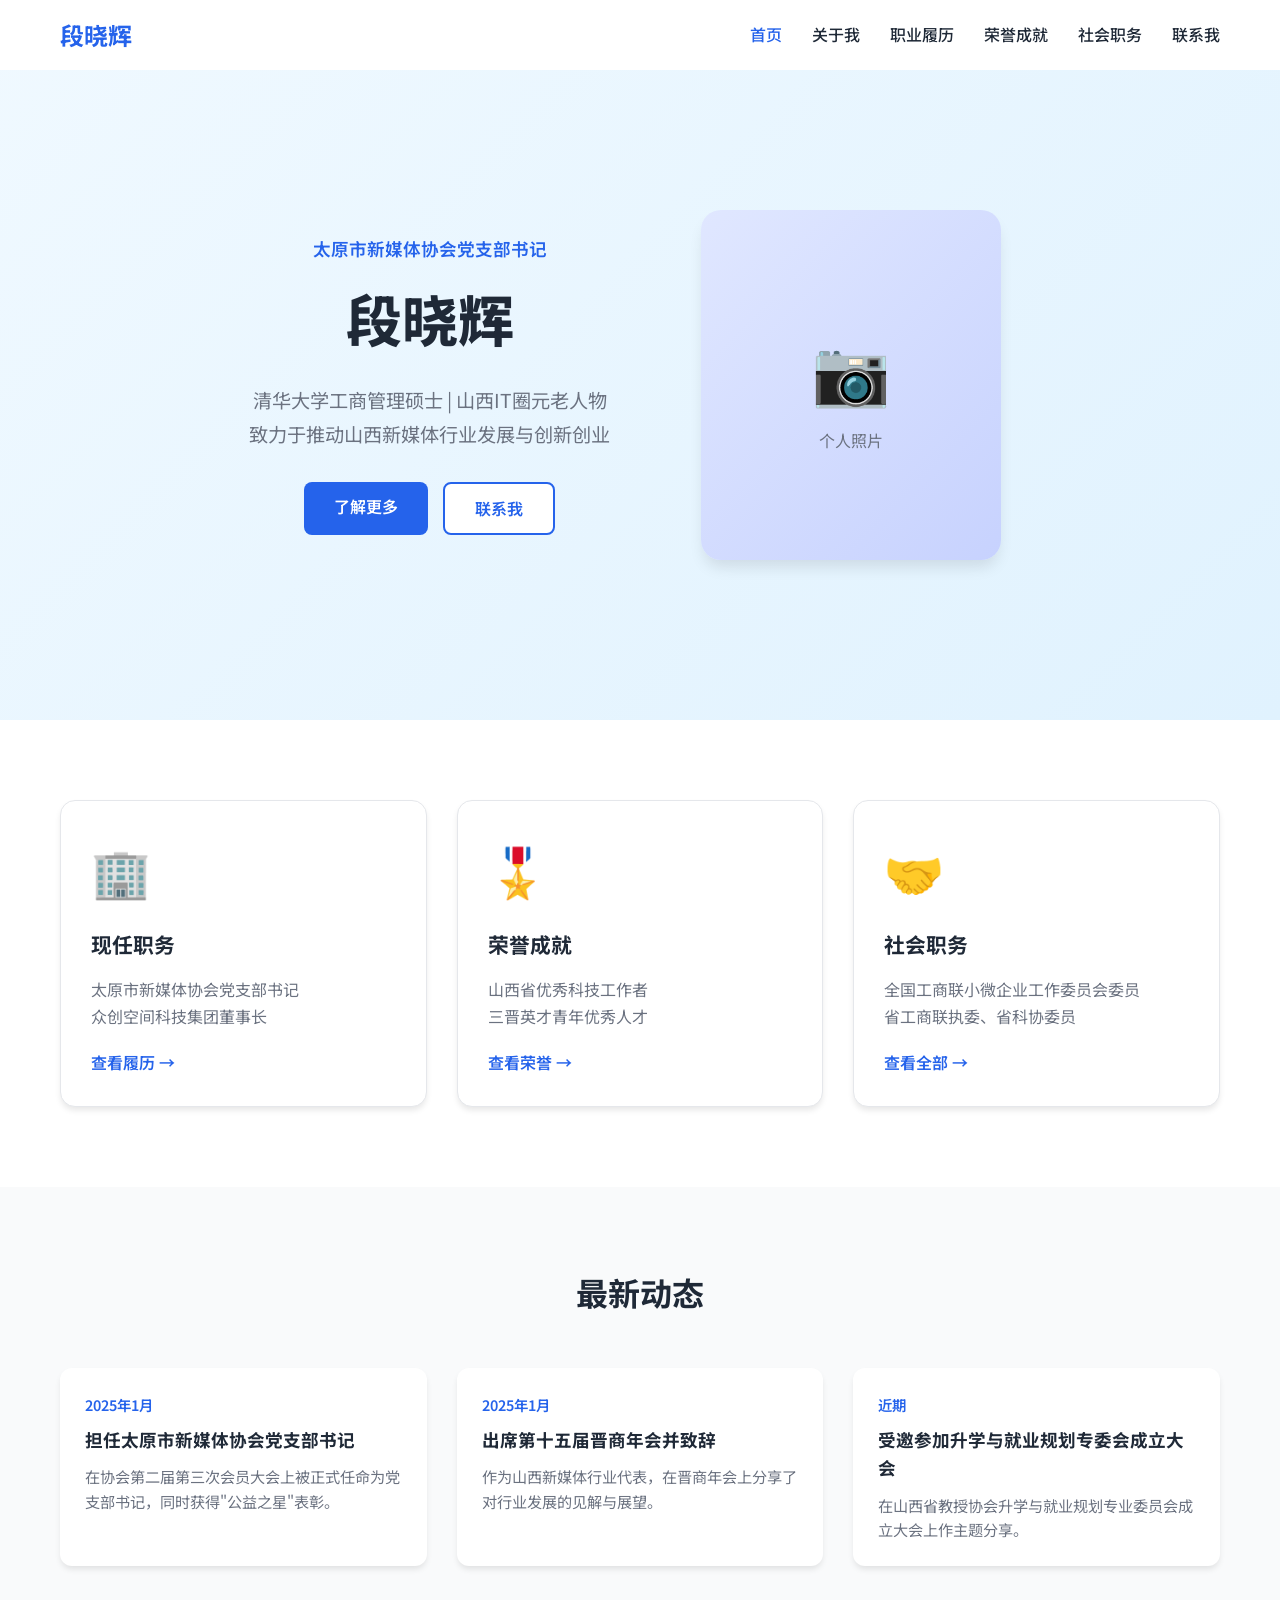
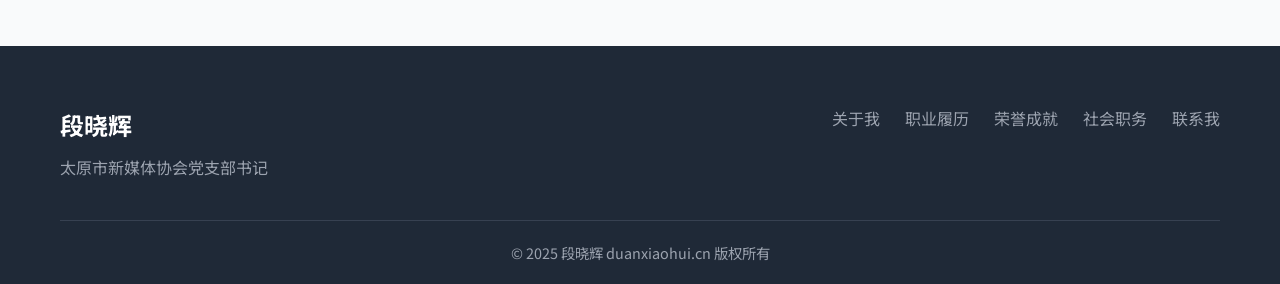
<file: index.html>
<!DOCTYPE html>
<html lang="zh-CN">
<head>
    <meta charset="UTF-8">
    <meta name="viewport" content="width=device-width, initial-scale=1.0">
    <title>段晓辉 - 太原市新媒体协会党支部书记</title>
    <link rel="stylesheet" href="css/style.css">
    <link href="https://fonts.googleapis.com/css2?family=Noto+Sans+SC:wght@300;400;500;700&display=swap" rel="stylesheet">
</head>
<body>
    <!-- 导航栏 -->
    <nav class="navbar">
        <div class="container">
            <a href="index.html" class="logo">段晓辉</a>
            <ul class="nav-menu">
                <li><a href="index.html" class="active">首页</a></li>
                <li><a href="about.html">关于我</a></li>
                <li><a href="career.html">职业履历</a></li>
                <li><a href="honors.html">荣誉成就</a></li>
                <li><a href="organizations.html">社会职务</a></li>
                <li><a href="contact.html">联系我</a></li>
            </ul>
            <div class="hamburger">
                <span></span>
                <span></span>
                <span></span>
            </div>
        </div>
    </nav>

    <!-- Hero Section -->
    <section class="hero">
        <div class="hero-content">
            <div class="hero-text">
                <p class="subtitle">太原市新媒体协会党支部书记</p>
                <h1>段晓辉</h1>
                <p class="description">清华大学工商管理硕士 | 山西IT圈元老人物<br>致力于推动山西新媒体行业发展与创新创业</p>
                <div class="hero-buttons">
                    <a href="about.html" class="btn btn-primary">了解更多</a>
                    <a href="contact.html" class="btn btn-secondary">联系我</a>
                </div>
            </div>
            <div class="hero-image">
                <div class="profile-placeholder">
                    <span>📷</span>
                    <p>个人照片</p>
                </div>
            </div>
        </div>
    </section>

    <!-- 简介卡片 -->
    <section class="intro-cards">
        <div class="container">
            <div class="cards-grid">
                <div class="card">
                    <div class="card-icon">🏢</div>
                    <h3>现任职务</h3>
                    <p>太原市新媒体协会党支部书记<br>众创空间科技集团董事长</p>
                    <a href="career.html" class="card-link">查看履历 →</a>
                </div>
                <div class="card">
                    <div class="card-icon">🎖️</div>
                    <h3>荣誉成就</h3>
                    <p>山西省优秀科技工作者<br>三晋英才青年优秀人才</p>
                    <a href="honors.html" class="card-link">查看荣誉 →</a>
                </div>
                <div class="card">
                    <div class="card-icon">🤝</div>
                    <h3>社会职务</h3>
                    <p>全国工商联小微企业工作委员会委员<br>省工商联执委、省科协委员</p>
                    <a href="organizations.html" class="card-link">查看全部 →</a>
                </div>
            </div>
        </div>
    </section>

    <!-- 最新动态 -->
    <section class="news-section">
        <div class="container">
            <h2 class="section-title">最新动态</h2>
            <div class="news-grid">
                <div class="news-item">
                    <div class="news-date">2025年1月</div>
                    <h4>担任太原市新媒体协会党支部书记</h4>
                    <p>在协会第二届第三次会员大会上被正式任命为党支部书记，同时获得"公益之星"表彰。</p>
                </div>
                <div class="news-item">
                    <div class="news-date">2025年1月</div>
                    <h4>出席第十五届晋商年会并致辞</h4>
                    <p>作为山西新媒体行业代表，在晋商年会上分享了对行业发展的见解与展望。</p>
                </div>
                <div class="news-item">
                    <div class="news-date">近期</div>
                    <h4>受邀参加升学与就业规划专委会成立大会</h4>
                    <p>在山西省教授协会升学与就业规划专业委员会成立大会上作主题分享。</p>
                </div>
            </div>
        </div>
    </section>

    <!-- Footer -->
    <footer class="footer">
        <div class="container">
            <div class="footer-content">
                <div class="footer-info">
                    <h3>段晓辉</h3>
                    <p>太原市新媒体协会党支部书记</p>
                </div>
                <div class="footer-links">
                    <a href="about.html">关于我</a>
                    <a href="career.html">职业履历</a>
                    <a href="honors.html">荣誉成就</a>
                    <a href="organizations.html">社会职务</a>
                    <a href="contact.html">联系我</a>
                </div>
            </div>
            <div class="footer-bottom">
                <p>&copy; 2025 段晓辉 duanxiaohui.cn 版权所有</p>
            </div>
        </div>
    </footer>

    <script src="js/main.js"></script>
</body>
</html>
</file>
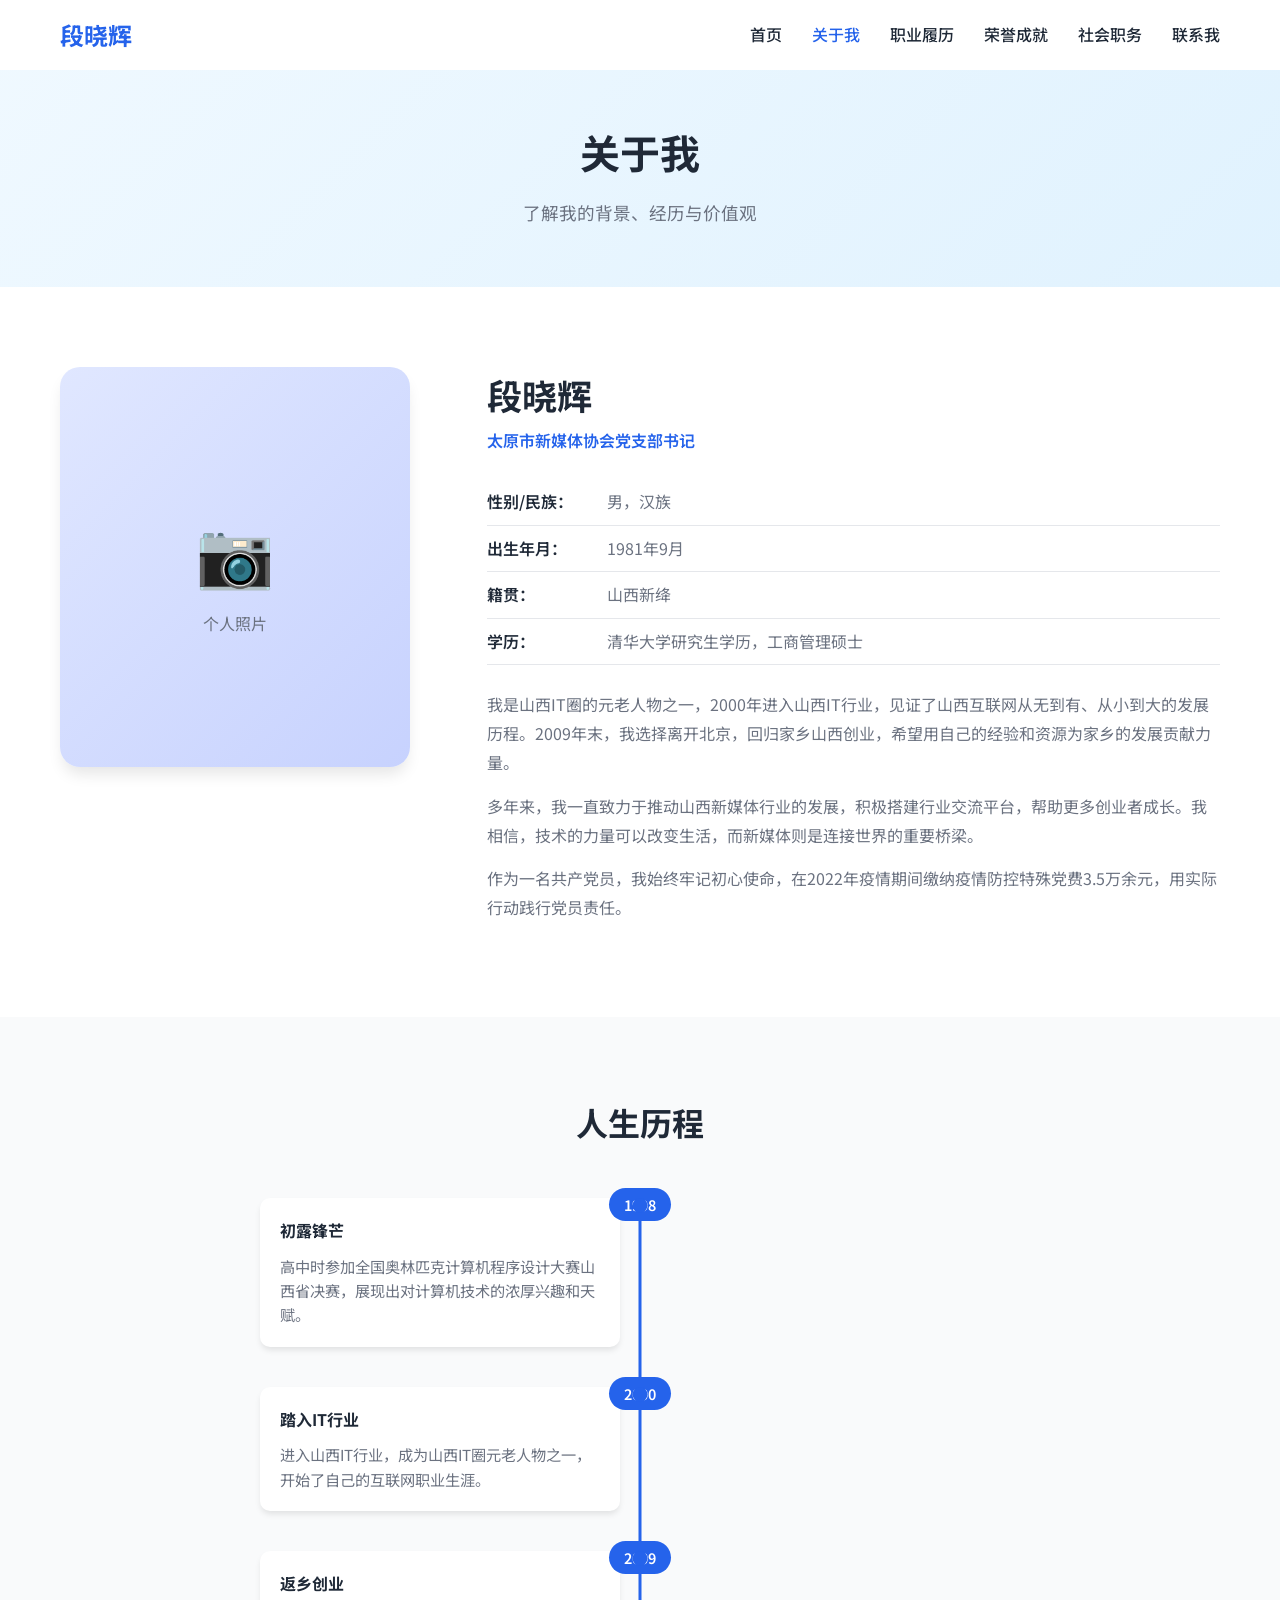
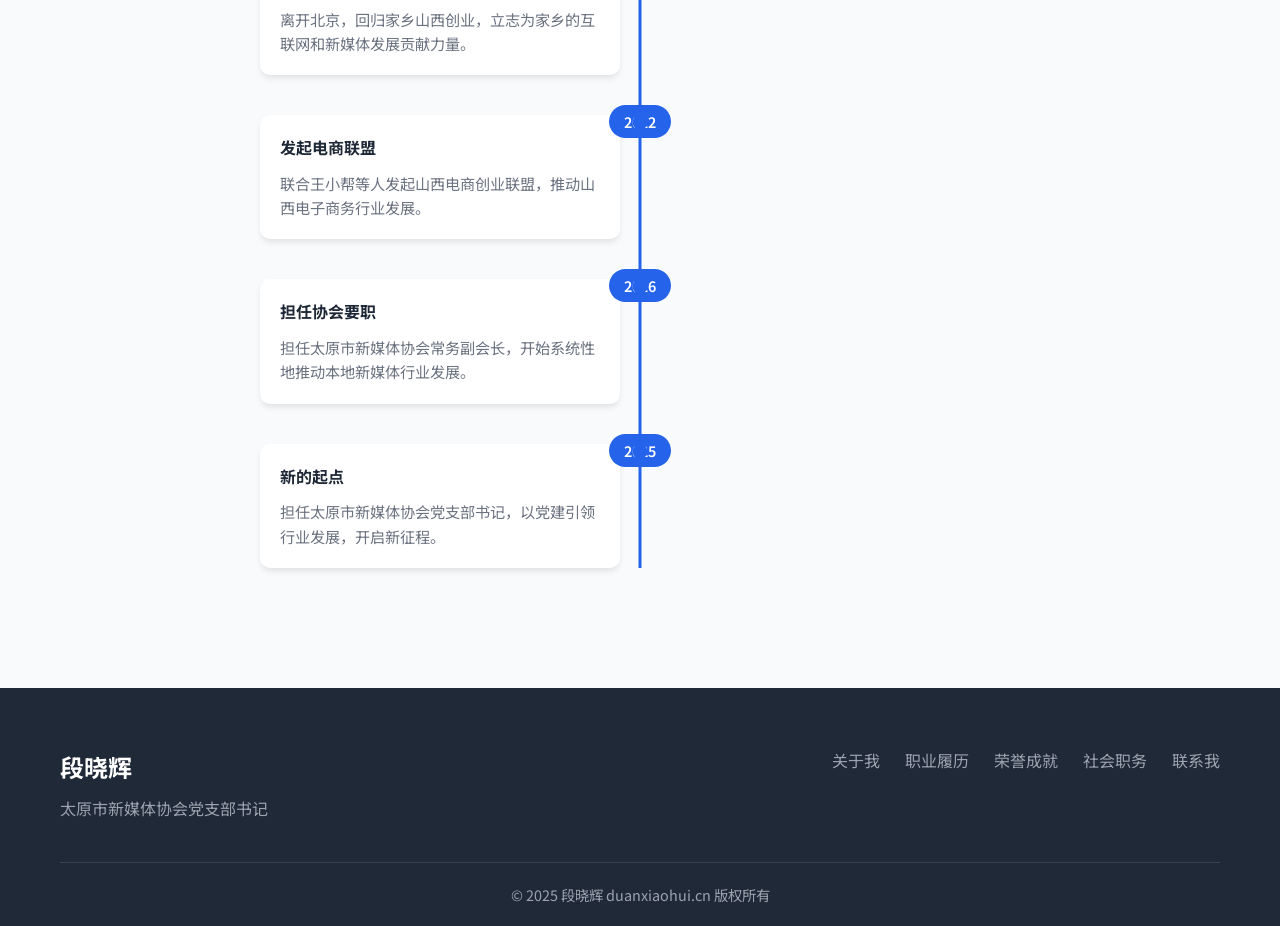
<file: about.html>
<!DOCTYPE html>
<html lang="zh-CN">
<head>
    <meta charset="UTF-8">
    <meta name="viewport" content="width=device-width, initial-scale=1.0">
    <title>关于我 - 段晓辉</title>
    <link rel="stylesheet" href="css/style.css">
    <link href="https://fonts.googleapis.com/css2?family=Noto+Sans+SC:wght@300;400;500;700&display=swap" rel="stylesheet">
</head>
<body>
    <nav class="navbar">
        <div class="container">
            <a href="index.html" class="logo">段晓辉</a>
            <ul class="nav-menu">
                <li><a href="index.html">首页</a></li>
                <li><a href="about.html" class="active">关于我</a></li>
                <li><a href="career.html">职业履历</a></li>
                <li><a href="honors.html">荣誉成就</a></li>
                <li><a href="organizations.html">社会职务</a></li>
                <li><a href="contact.html">联系我</a></li>
            </ul>
            <div class="hamburger">
                <span></span>
                <span></span>
                <span></span>
            </div>
        </div>
    </nav>

    <section class="page-header">
        <div class="container">
            <h1>关于我</h1>
            <p>了解我的背景、经历与价值观</p>
        </div>
    </section>

    <section class="about-section">
        <div class="container">
            <div class="about-grid">
                <div class="about-image">
                    <div class="profile-placeholder large">
                        <span>📷</span>
                        <p>个人照片</p>
                    </div>
                </div>
                <div class="about-content">
                    <h2>段晓辉</h2>
                    <p class="subtitle">太原市新媒体协会党支部书记</p>
                    
                    <div class="info-list">
                        <div class="info-item">
                            <span class="label">性别/民族：</span>
                            <span class="value">男，汉族</span>
                        </div>
                        <div class="info-item">
                            <span class="label">出生年月：</span>
                            <span class="value">1981年9月</span>
                        </div>
                        <div class="info-item">
                            <span class="label">籍贯：</span>
                            <span class="value">山西新绛</span>
                        </div>
                        <div class="info-item">
                            <span class="label">学历：</span>
                            <span class="value">清华大学研究生学历，工商管理硕士</span>
                        </div>
                    </div>

                    <div class="about-text">
                        <p>我是山西IT圈的元老人物之一，2000年进入山西IT行业，见证了山西互联网从无到有、从小到大的发展历程。2009年末，我选择离开北京，回归家乡山西创业，希望用自己的经验和资源为家乡的发展贡献力量。</p>
                        
                        <p>多年来，我一直致力于推动山西新媒体行业的发展，积极搭建行业交流平台，帮助更多创业者成长。我相信，技术的力量可以改变生活，而新媒体则是连接世界的重要桥梁。</p>

                        <p>作为一名共产党员，我始终牢记初心使命，在2022年疫情期间缴纳疫情防控特殊党费3.5万余元，用实际行动践行党员责任。</p>
                    </div>
                </div>
            </div>
        </div>
    </section>

    <section class="timeline-section">
        <div class="container">
            <h2 class="section-title">人生历程</h2>
            <div class="timeline">
                <div class="timeline-item">
                    <div class="timeline-year">1998</div>
                    <div class="timeline-content">
                        <h4>初露锋芒</h4>
                        <p>高中时参加全国奥林匹克计算机程序设计大赛山西省决赛，展现出对计算机技术的浓厚兴趣和天赋。</p>
                    </div>
                </div>
                <div class="timeline-item">
                    <div class="timeline-year">2000</div>
                    <div class="timeline-content">
                        <h4>踏入IT行业</h4>
                        <p>进入山西IT行业，成为山西IT圈元老人物之一，开始了自己的互联网职业生涯。</p>
                    </div>
                </div>
                <div class="timeline-item">
                    <div class="timeline-year">2009</div>
                    <div class="timeline-content">
                        <h4>返乡创业</h4>
                        <p>离开北京，回归家乡山西创业，立志为家乡的互联网和新媒体发展贡献力量。</p>
                    </div>
                </div>
                <div class="timeline-item">
                    <div class="timeline-year">2012</div>
                    <div class="timeline-content">
                        <h4>发起电商联盟</h4>
                        <p>联合王小帮等人发起山西电商创业联盟，推动山西电子商务行业发展。</p>
                    </div>
                </div>
                <div class="timeline-item">
                    <div class="timeline-year">2016</div>
                    <div class="timeline-content">
                        <h4>担任协会要职</h4>
                        <p>担任太原市新媒体协会常务副会长，开始系统性地推动本地新媒体行业发展。</p>
                    </div>
                </div>
                <div class="timeline-item">
                    <div class="timeline-year">2025</div>
                    <div class="timeline-content">
                        <h4>新的起点</h4>
                        <p>担任太原市新媒体协会党支部书记，以党建引领行业发展，开启新征程。</p>
                    </div>
                </div>
            </div>
        </div>
    </section>

    <footer class="footer">
        <div class="container">
            <div class="footer-content">
                <div class="footer-info">
                    <h3>段晓辉</h3>
                    <p>太原市新媒体协会党支部书记</p>
                </div>
                <div class="footer-links">
                    <a href="about.html">关于我</a>
                    <a href="career.html">职业履历</a>
                    <a href="honors.html">荣誉成就</a>
                    <a href="organizations.html">社会职务</a>
                    <a href="contact.html">联系我</a>
                </div>
            </div>
            <div class="footer-bottom">
                <p>&copy; 2025 段晓辉 duanxiaohui.cn 版权所有</p>
            </div>
        </div>
    </footer>

    <script src="js/main.js"></script>
</body>
</html>
</file>
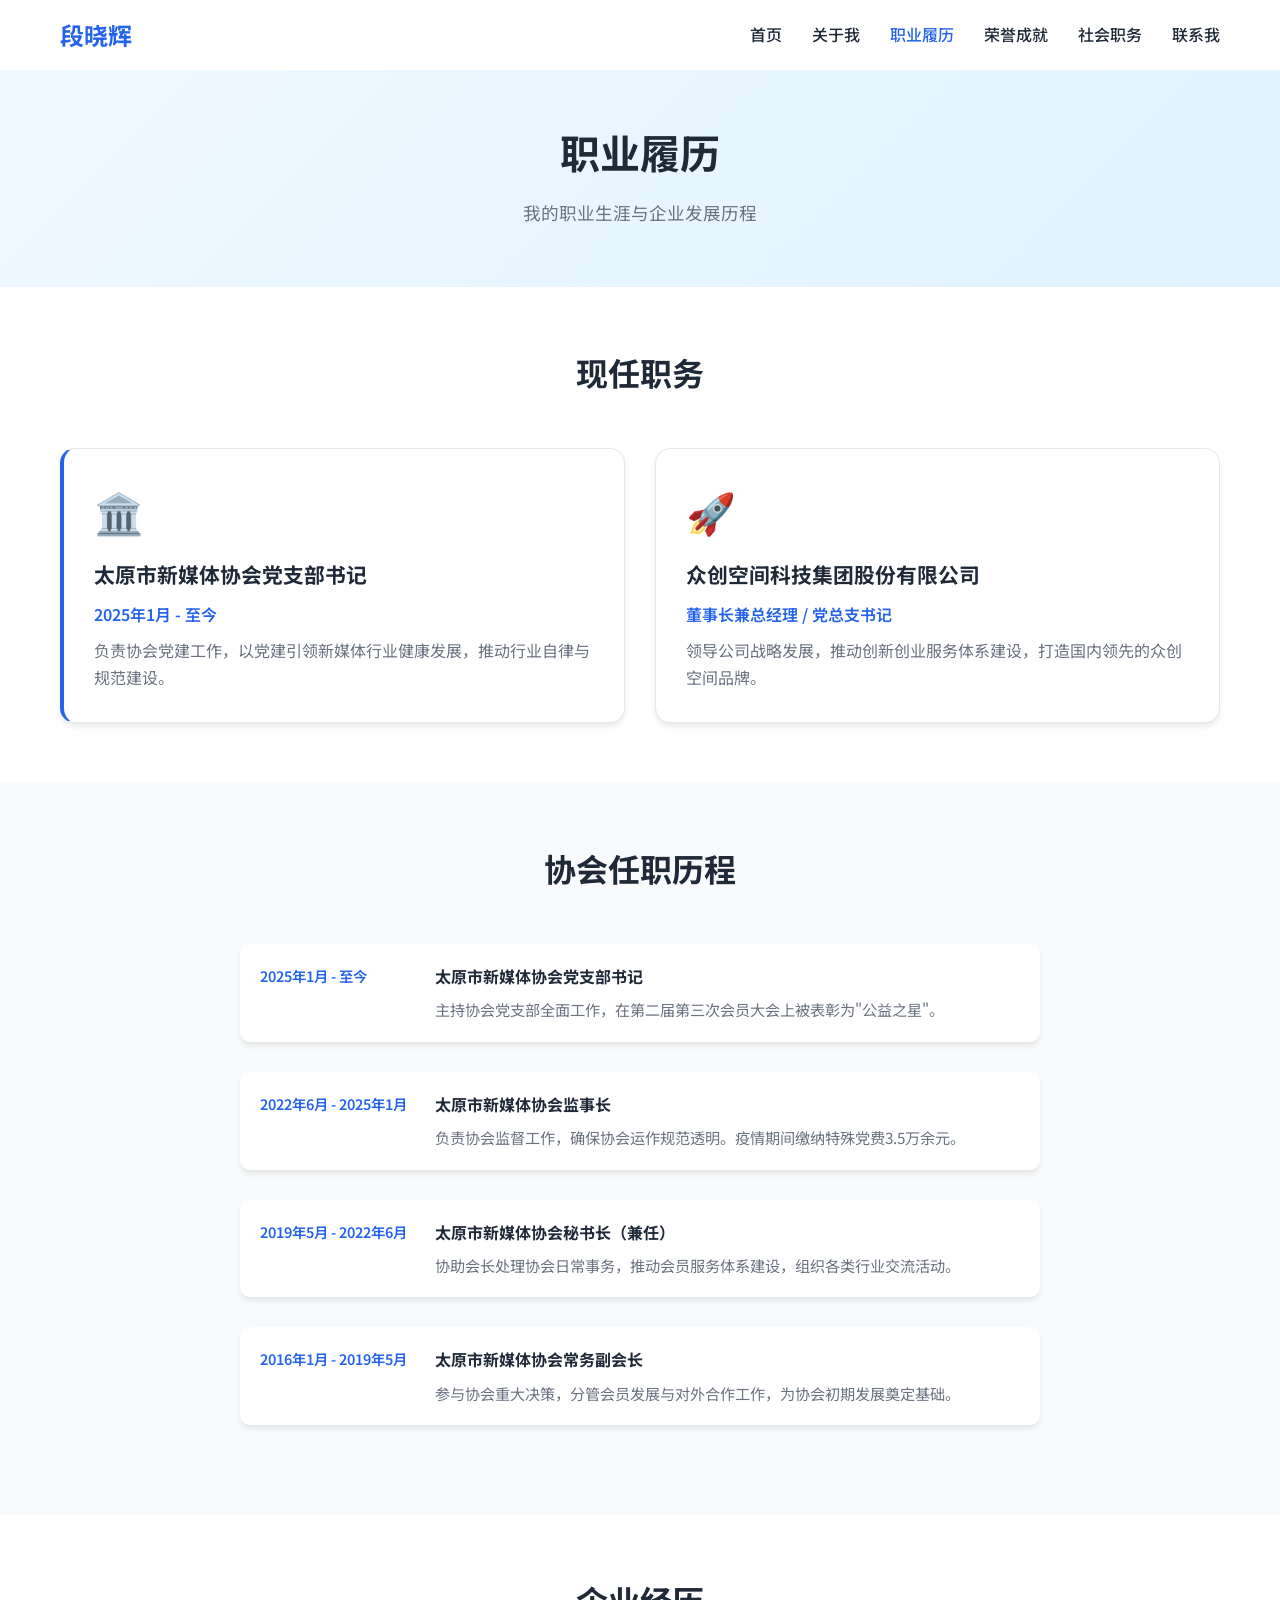
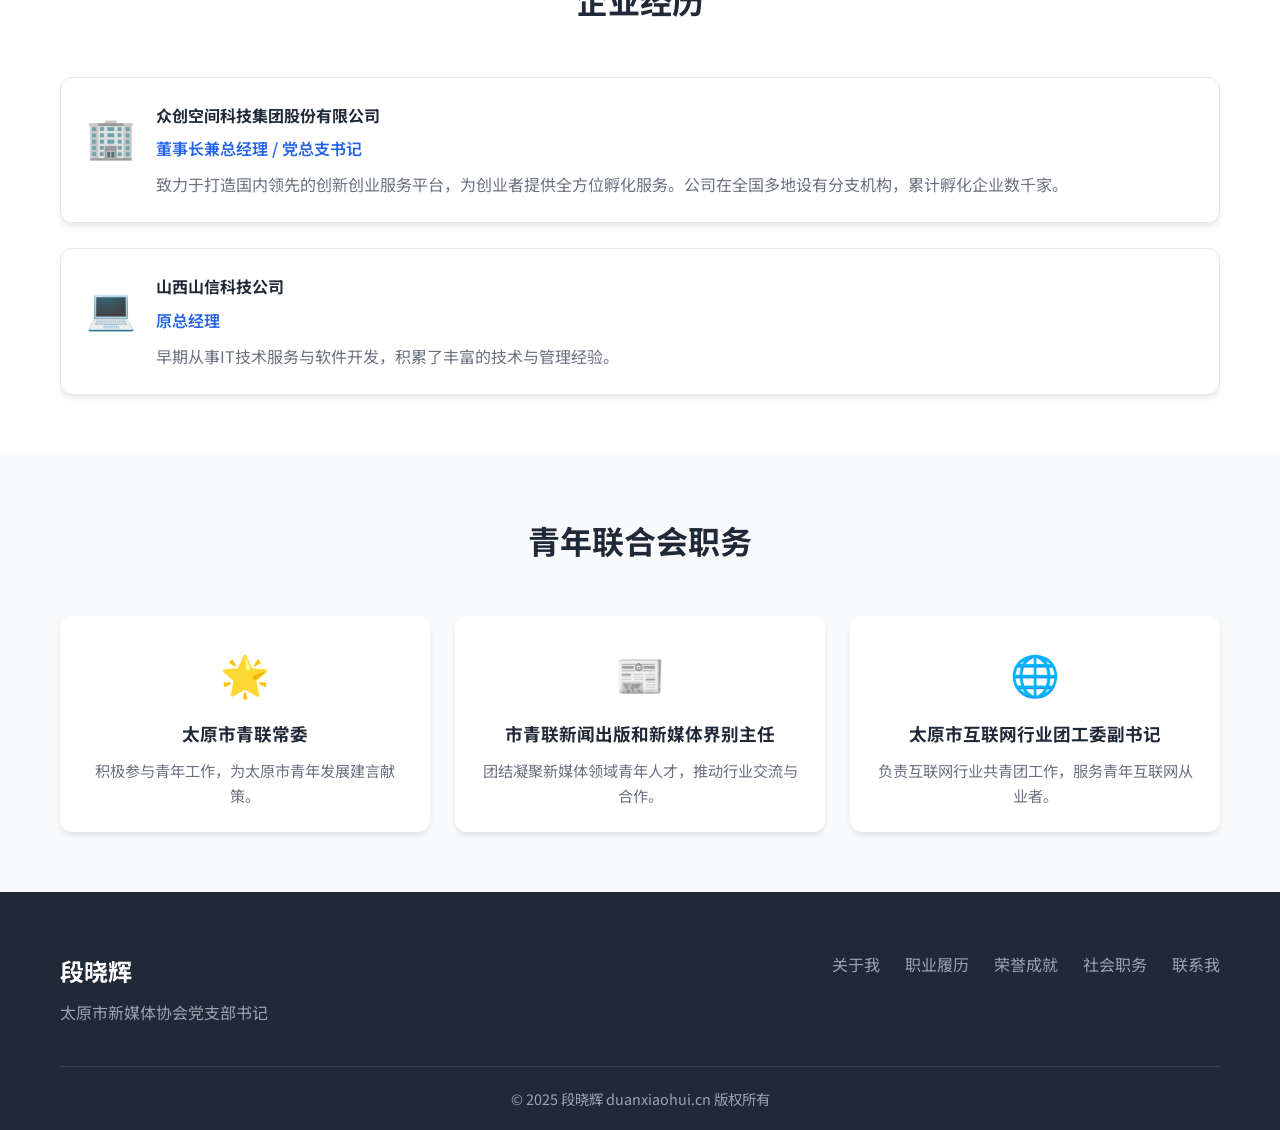
<file: career.html>
<!DOCTYPE html>
<html lang="zh-CN">
<head>
    <meta charset="UTF-8">
    <meta name="viewport" content="width=device-width, initial-scale=1.0">
    <title>职业履历 - 段晓辉</title>
    <link rel="stylesheet" href="css/style.css">
    <link href="https://fonts.googleapis.com/css2?family=Noto+Sans+SC:wght@300;400;500;700&display=swap" rel="stylesheet">
</head>
<body>
    <nav class="navbar">
        <div class="container">
            <a href="index.html" class="logo">段晓辉</a>
            <ul class="nav-menu">
                <li><a href="index.html">首页</a></li>
                <li><a href="about.html">关于我</a></li>
                <li><a href="career.html" class="active">职业履历</a></li>
                <li><a href="honors.html">荣誉成就</a></li>
                <li><a href="organizations.html">社会职务</a></li>
                <li><a href="contact.html">联系我</a></li>
            </ul>
            <div class="hamburger">
                <span></span>
                <span></span>
                <span></span>
            </div>
        </div>
    </nav>

    <section class="page-header">
        <div class="container">
            <h1>职业履历</h1>
            <p>我的职业生涯与企业发展历程</p>
        </div>
    </section>

    <section class="current-position">
        <div class="container">
            <h2 class="section-title">现任职务</h2>
            <div class="position-cards">
                <div class="position-card main">
                    <div class="position-icon">🏛️</div>
                    <h3>太原市新媒体协会党支部书记</h3>
                    <p class="position-time">2025年1月 - 至今</p>
                    <p class="position-desc">负责协会党建工作，以党建引领新媒体行业健康发展，推动行业自律与规范建设。</p>
                </div>
                <div class="position-card">
                    <div class="position-icon">🚀</div>
                    <h3>众创空间科技集团股份有限公司</h3>
                    <p class="position-role">董事长兼总经理 / 党总支书记</p>
                    <p class="position-desc">领导公司战略发展，推动创新创业服务体系建设，打造国内领先的众创空间品牌。</p>
                </div>
            </div>
        </div>
    </section>

    <section class="association-history">
        <div class="container">
            <h2 class="section-title">协会任职历程</h2>
            <div class="career-timeline">
                <div class="career-item">
                    <div class="career-period">2025年1月 - 至今</div>
                    <div class="career-content">
                        <h4>太原市新媒体协会党支部书记</h4>
                        <p>主持协会党支部全面工作，在第二届第三次会员大会上被表彰为"公益之星"。</p>
                    </div>
                </div>
                <div class="career-item">
                    <div class="career-period">2022年6月 - 2025年1月</div>
                    <div class="career-content">
                        <h4>太原市新媒体协会监事长</h4>
                        <p>负责协会监督工作，确保协会运作规范透明。疫情期间缴纳特殊党费3.5万余元。</p>
                    </div>
                </div>
                <div class="career-item">
                    <div class="career-period">2019年5月 - 2022年6月</div>
                    <div class="career-content">
                        <h4>太原市新媒体协会秘书长（兼任）</h4>
                        <p>协助会长处理协会日常事务，推动会员服务体系建设，组织各类行业交流活动。</p>
                    </div>
                </div>
                <div class="career-item">
                    <div class="career-period">2016年1月 - 2019年5月</div>
                    <div class="career-content">
                        <h4>太原市新媒体协会常务副会长</h4>
                        <p>参与协会重大决策，分管会员发展与对外合作工作，为协会初期发展奠定基础。</p>
                    </div>
                </div>
            </div>
        </div>
    </section>

    <section class="enterprise-section">
        <div class="container">
            <h2 class="section-title">企业经历</h2>
            <div class="enterprise-list">
                <div class="enterprise-item">
                    <div class="enterprise-logo">🏢</div>
                    <div class="enterprise-info">
                        <h4>众创空间科技集团股份有限公司</h4>
                        <p class="enterprise-role">董事长兼总经理 / 党总支书记</p>
                        <p class="enterprise-desc">致力于打造国内领先的创新创业服务平台，为创业者提供全方位孵化服务。公司在全国多地设有分支机构，累计孵化企业数千家。</p>
                    </div>
                </div>
                <div class="enterprise-item">
                    <div class="enterprise-logo">💻</div>
                    <div class="enterprise-info">
                        <h4>山西山信科技公司</h4>
                        <p class="enterprise-role">原总经理</p>
                        <p class="enterprise-desc">早期从事IT技术服务与软件开发，积累了丰富的技术与管理经验。</p>
                    </div>
                </div>
            </div>
        </div>
    </section>

    <section class="youth-league">
        <div class="container">
            <h2 class="section-title">青年联合会职务</h2>
            <div class="league-cards">
                <div class="league-card">
                    <div class="league-icon">🌟</div>
                    <h4>太原市青联常委</h4>
                    <p>积极参与青年工作，为太原市青年发展建言献策。</p>
                </div>
                <div class="league-card">
                    <div class="league-icon">📰</div>
                    <h4>市青联新闻出版和新媒体界别主任</h4>
                    <p>团结凝聚新媒体领域青年人才，推动行业交流与合作。</p>
                </div>
                <div class="league-card">
                    <div class="league-icon">🌐</div>
                    <h4>太原市互联网行业团工委副书记</h4>
                    <p>负责互联网行业共青团工作，服务青年互联网从业者。</p>
                </div>
            </div>
        </div>
    </section>

    <footer class="footer">
        <div class="container">
            <div class="footer-content">
                <div class="footer-info">
                    <h3>段晓辉</h3>
                    <p>太原市新媒体协会党支部书记</p>
                </div>
                <div class="footer-links">
                    <a href="about.html">关于我</a>
                    <a href="career.html">职业履历</a>
                    <a href="honors.html">荣誉成就</a>
                    <a href="organizations.html">社会职务</a>
                    <a href="contact.html">联系我</a>
                </div>
            </div>
            <div class="footer-bottom">
                <p>&copy; 2025 段晓辉 duanxiaohui.cn 版权所有</p>
            </div>
        </div>
    </footer>

    <script src="js/main.js"></script>
</body>
</html>
</file>
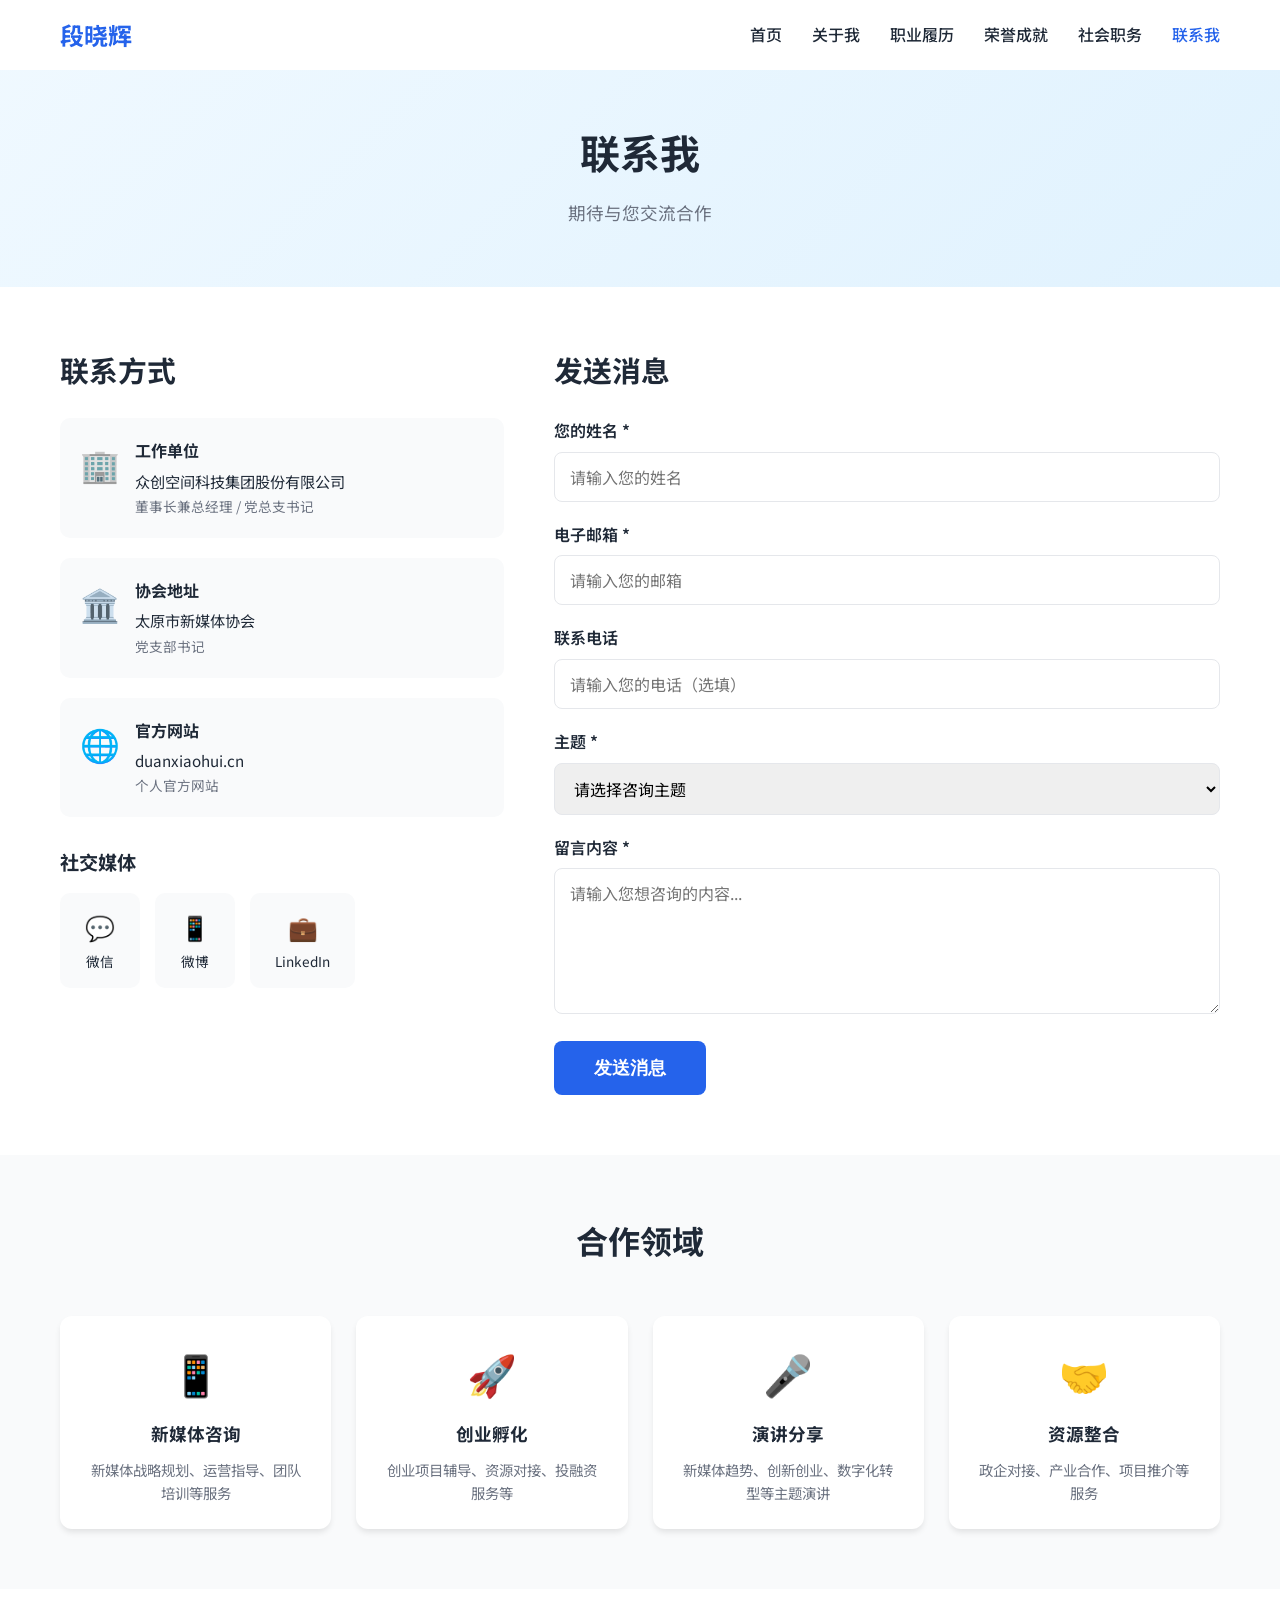
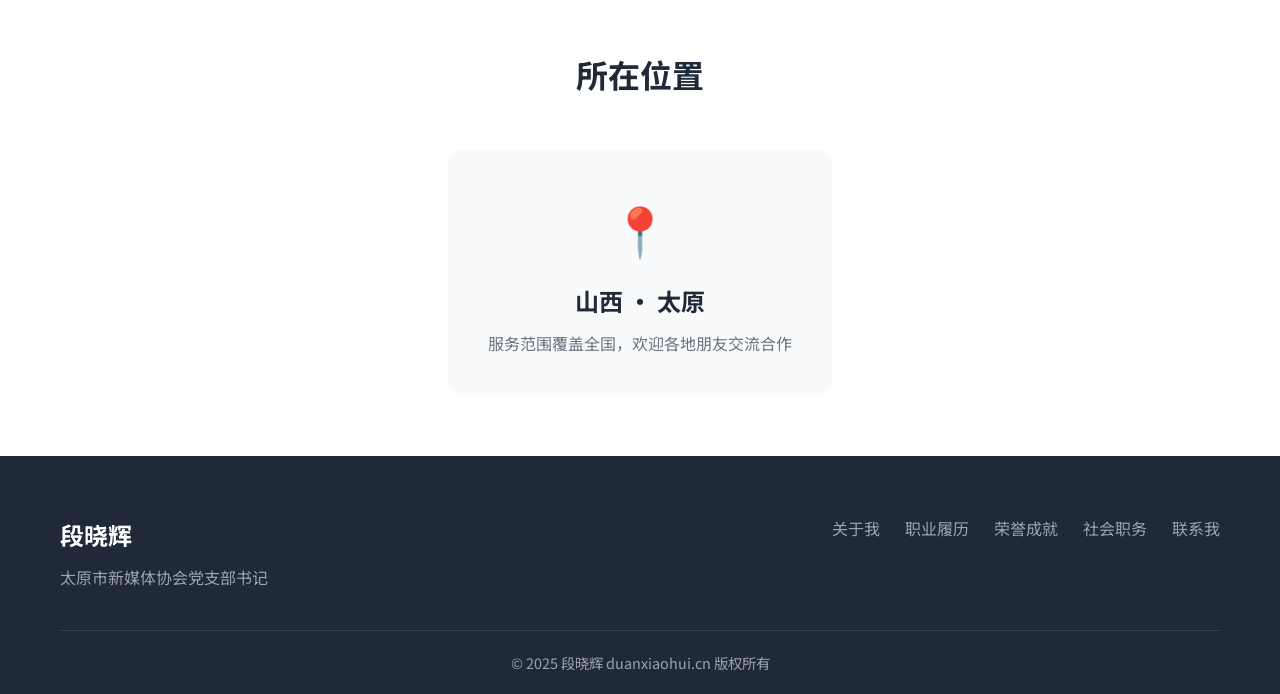
<file: contact.html>
<!DOCTYPE html>
<html lang="zh-CN">
<head>
    <meta charset="UTF-8">
    <meta name="viewport" content="width=device-width, initial-scale=1.0">
    <title>联系我 - 段晓辉</title>
    <link rel="stylesheet" href="css/style.css">
    <link href="https://fonts.googleapis.com/css2?family=Noto+Sans+SC:wght@300;400;500;700&display=swap" rel="stylesheet">
</head>
<body>
    <nav class="navbar">
        <div class="container">
            <a href="index.html" class="logo">段晓辉</a>
            <ul class="nav-menu">
                <li><a href="index.html">首页</a></li>
                <li><a href="about.html">关于我</a></li>
                <li><a href="career.html">职业履历</a></li>
                <li><a href="honors.html">荣誉成就</a></li>
                <li><a href="organizations.html">社会职务</a></li>
                <li><a href="contact.html" class="active">联系我</a></li>
            </ul>
            <div class="hamburger">
                <span></span>
                <span></span>
                <span></span>
            </div>
        </div>
    </nav>

    <section class="page-header contact-header">
        <div class="container">
            <h1>联系我</h1>
            <p>期待与您交流合作</p>
        </div>
    </section>

    <section class="contact-section">
        <div class="container">
            <div class="contact-grid">
                <div class="contact-info">
                    <h2>联系方式</h2>
                    <div class="info-cards">
                        <div class="info-card">
                            <div class="info-icon">🏢</div>
                            <div class="info-content">
                                <h4>工作单位</h4>
                                <p>众创空间科技集团股份有限公司</p>
                                <p class="sub-info">董事长兼总经理 / 党总支书记</p>
                            </div>
                        </div>
                        <div class="info-card">
                            <div class="info-icon">🏛️</div>
                            <div class="info-content">
                                <h4>协会地址</h4>
                                <p>太原市新媒体协会</p>
                                <p class="sub-info">党支部书记</p>
                            </div>
                        </div>
                        <div class="info-card">
                            <div class="info-icon">🌐</div>
                            <div class="info-content">
                                <h4>官方网站</h4>
                                <p>duanxiaohui.cn</p>
                                <p class="sub-info">个人官方网站</p>
                            </div>
                        </div>
                    </div>

                    <div class="social-links">
                        <h3>社交媒体</h3>
                        <div class="social-icons">
                            <a href="#" class="social-icon"><span>💬</span><p>微信</p></a>
                            <a href="#" class="social-icon"><span>📱</span><p>微博</p></a>
                            <a href="#" class="social-icon"><span>💼</span><p>LinkedIn</p></a>
                        </div>
                    </div>
                </div>

                <div class="contact-form-wrapper">
                    <h2>发送消息</h2>
                    <form class="contact-form" id="contactForm">
                        <div class="form-group">
                            <label for="name">您的姓名 *</label>
                            <input type="text" id="name" name="name" required placeholder="请输入您的姓名">
                        </div>
                        <div class="form-group">
                            <label for="email">电子邮箱 *</label>
                            <input type="email" id="email" name="email" required placeholder="请输入您的邮箱">
                        </div>
                        <div class="form-group">
                            <label for="phone">联系电话</label>
                            <input type="tel" id="phone" name="phone" placeholder="请输入您的电话（选填）">
                        </div>
                        <div class="form-group">
                            <label for="subject">主题 *</label>
                            <select id="subject" name="subject" required>
                                <option value="">请选择咨询主题</option>
                                <option value="business">商务合作</option>
                                <option value="media">媒体采访</option>
                                <option value="speech">演讲邀请</option>
                                <option value="association">协会事务</option>
                                <option value="other">其他事宜</option>
                            </select>
                        </div>
                        <div class="form-group">
                            <label for="message">留言内容 *</label>
                            <textarea id="message" name="message" rows="5" required placeholder="请输入您想咨询的内容..."></textarea>
                        </div>
                        <button type="submit" class="btn btn-primary btn-large">发送消息</button>
                    </form>
                </div>
            </div>
        </div>
    </section>

    <section class="cooperation-section">
        <div class="container">
            <h2 class="section-title">合作领域</h2>
            <div class="cooperation-grid">
                <div class="coop-card">
                    <div class="coop-icon">📱</div>
                    <h4>新媒体咨询</h4>
                    <p>新媒体战略规划、运营指导、团队培训等服务</p>
                </div>
                <div class="coop-card">
                    <div class="coop-icon">🚀</div>
                    <h4>创业孵化</h4>
                    <p>创业项目辅导、资源对接、投融资服务等</p>
                </div>
                <div class="coop-card">
                    <div class="coop-icon">🎤</div>
                    <h4>演讲分享</h4>
                    <p>新媒体趋势、创新创业、数字化转型等主题演讲</p>
                </div>
                <div class="coop-card">
                    <div class="coop-icon">🤝</div>
                    <h4>资源整合</h4>
                    <p>政企对接、产业合作、项目推介等服务</p>
                </div>
            </div>
        </div>
    </section>

    <section class="location-section">
        <div class="container">
            <h2 class="section-title">所在位置</h2>
            <div class="location-info">
                <div class="location-card">
                    <div class="location-icon">📍</div>
                    <h4>山西 · 太原</h4>
                    <p>服务范围覆盖全国，欢迎各地朋友交流合作</p>
                </div>
            </div>
        </div>
    </section>

    <footer class="footer">
        <div class="container">
            <div class="footer-content">
                <div class="footer-info">
                    <h3>段晓辉</h3>
                    <p>太原市新媒体协会党支部书记</p>
                </div>
                <div class="footer-links">
                    <a href="about.html">关于我</a>
                    <a href="career.html">职业履历</a>
                    <a href="honors.html">荣誉成就</a>
                    <a href="organizations.html">社会职务</a>
                    <a href="contact.html">联系我</a>
                </div>
            </div>
            <div class="footer-bottom">
                <p>&copy; 2025 段晓辉 duanxiaohui.cn 版权所有</p>
            </div>
        </div>
    </footer>

    <script src="js/main.js"></script>
</body>
</html>
</file>
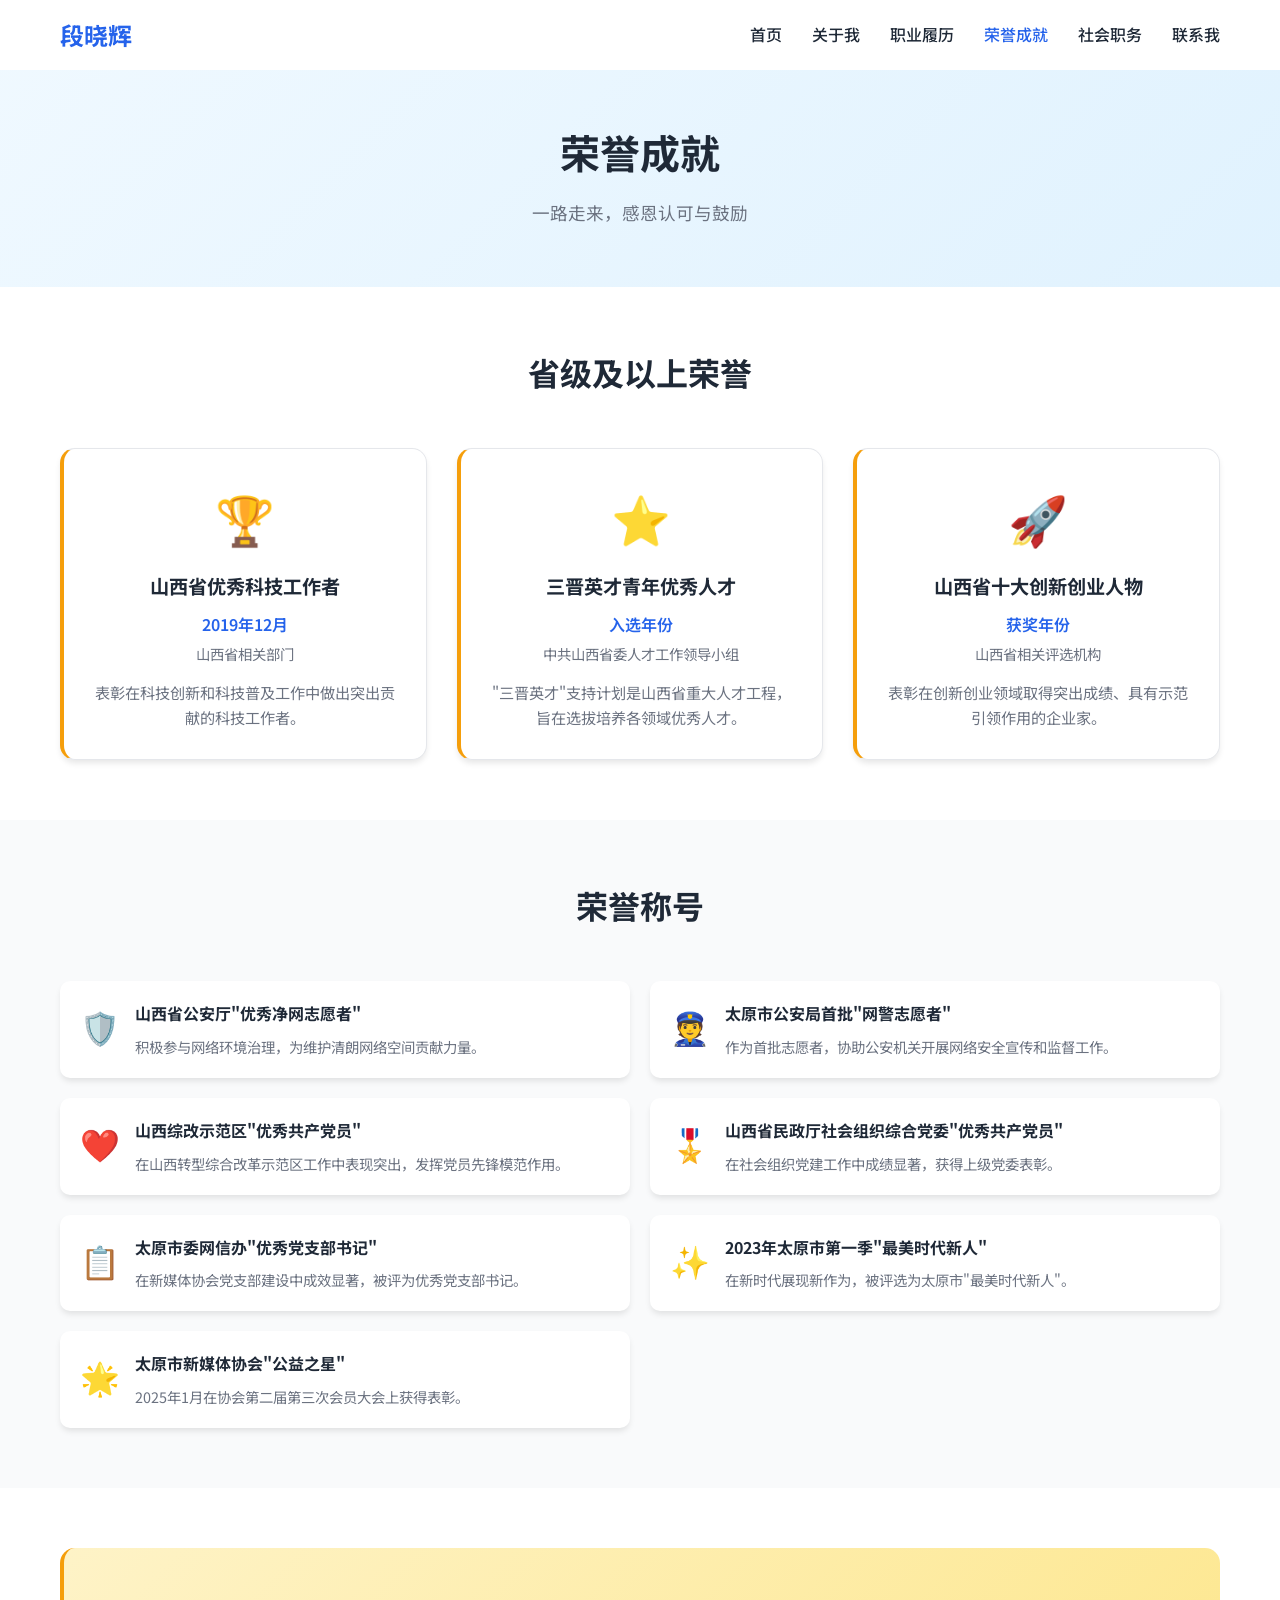
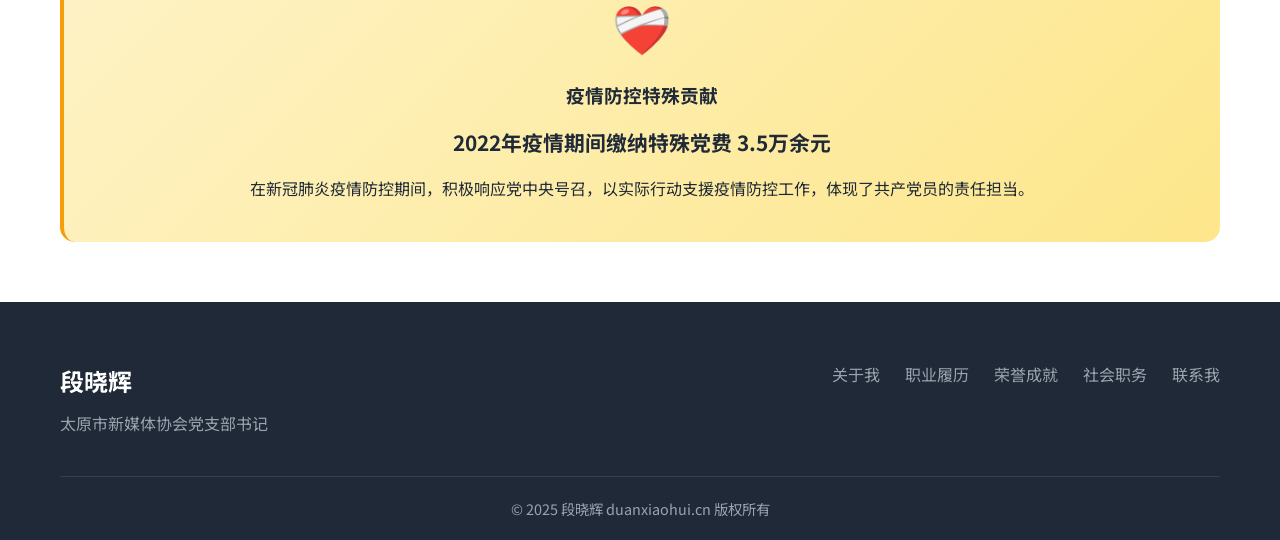
<file: honors.html>
<!DOCTYPE html>
<html lang="zh-CN">
<head>
    <meta charset="UTF-8">
    <meta name="viewport" content="width=device-width, initial-scale=1.0">
    <title>荣誉成就 - 段晓辉</title>
    <link rel="stylesheet" href="css/style.css">
    <link href="https://fonts.googleapis.com/css2?family=Noto+Sans+SC:wght@300;400;500;700&display=swap" rel="stylesheet">
</head>
<body>
    <nav class="navbar">
        <div class="container">
            <a href="index.html" class="logo">段晓辉</a>
            <ul class="nav-menu">
                <li><a href="index.html">首页</a></li>
                <li><a href="about.html">关于我</a></li>
                <li><a href="career.html">职业履历</a></li>
                <li><a href="honors.html" class="active">荣誉成就</a></li>
                <li><a href="organizations.html">社会职务</a></li>
                <li><a href="contact.html">联系我</a></li>
            </ul>
            <div class="hamburger">
                <span></span>
                <span></span>
                <span></span>
            </div>
        </div>
    </nav>

    <section class="page-header honors-header">
        <div class="container">
            <h1>荣誉成就</h1>
            <p>一路走来，感恩认可与鼓励</p>
        </div>
    </section>

    <section class="major-honors">
        <div class="container">
            <h2 class="section-title">省级及以上荣誉</h2>
            <div class="honors-grid">
                <div class="honor-card featured">
                    <div class="honor-badge">🏆</div>
                    <h3>山西省优秀科技工作者</h3>
                    <p class="honor-year">2019年12月</p>
                    <p class="honor-org">山西省相关部门</p>
                    <p class="honor-desc">表彰在科技创新和科技普及工作中做出突出贡献的科技工作者。</p>
                </div>
                <div class="honor-card featured">
                    <div class="honor-badge">⭐</div>
                    <h3>三晋英才青年优秀人才</h3>
                    <p class="honor-year">入选年份</p>
                    <p class="honor-org">中共山西省委人才工作领导小组</p>
                    <p class="honor-desc">"三晋英才"支持计划是山西省重大人才工程，旨在选拔培养各领域优秀人才。</p>
                </div>
                <div class="honor-card featured">
                    <div class="honor-badge">🚀</div>
                    <h3>山西省十大创新创业人物</h3>
                    <p class="honor-year">获奖年份</p>
                    <p class="honor-org">山西省相关评选机构</p>
                    <p class="honor-desc">表彰在创新创业领域取得突出成绩、具有示范引领作用的企业家。</p>
                </div>
            </div>
        </div>
    </section>

    <section class="honor-titles">
        <div class="container">
            <h2 class="section-title">荣誉称号</h2>
            <div class="titles-list">
                <div class="title-item">
                    <div class="title-icon">🛡️</div>
                    <div class="title-content">
                        <h4>山西省公安厅"优秀净网志愿者"</h4>
                        <p>积极参与网络环境治理，为维护清朗网络空间贡献力量。</p>
                    </div>
                </div>
                <div class="title-item">
                    <div class="title-icon">👮</div>
                    <div class="title-content">
                        <h4>太原市公安局首批"网警志愿者"</h4>
                        <p>作为首批志愿者，协助公安机关开展网络安全宣传和监督工作。</p>
                    </div>
                </div>
                <div class="title-item">
                    <div class="title-icon">❤️</div>
                    <div class="title-content">
                        <h4>山西综改示范区"优秀共产党员"</h4>
                        <p>在山西转型综合改革示范区工作中表现突出，发挥党员先锋模范作用。</p>
                    </div>
                </div>
                <div class="title-item">
                    <div class="title-icon">🎖️</div>
                    <div class="title-content">
                        <h4>山西省民政厅社会组织综合党委"优秀共产党员"</h4>
                        <p>在社会组织党建工作中成绩显著，获得上级党委表彰。</p>
                    </div>
                </div>
                <div class="title-item">
                    <div class="title-icon">📋</div>
                    <div class="title-content">
                        <h4>太原市委网信办"优秀党支部书记"</h4>
                        <p>在新媒体协会党支部建设中成效显著，被评为优秀党支部书记。</p>
                    </div>
                </div>
                <div class="title-item">
                    <div class="title-icon">✨</div>
                    <div class="title-content">
                        <h4>2023年太原市第一季"最美时代新人"</h4>
                        <p>在新时代展现新作为，被评选为太原市"最美时代新人"。</p>
                    </div>
                </div>
                <div class="title-item">
                    <div class="title-icon">🌟</div>
                    <div class="title-content">
                        <h4>太原市新媒体协会"公益之星"</h4>
                        <p>2025年1月在协会第二届第三次会员大会上获得表彰。</p>
                    </div>
                </div>
            </div>
        </div>
    </section>

    <section class="covid-contribution">
        <div class="container">
            <div class="contribution-box">
                <div class="contribution-icon">❤️‍🩹</div>
                <h3>疫情防控特殊贡献</h3>
                <p class="contribution-highlight">2022年疫情期间缴纳特殊党费 3.5万余元</p>
                <p>在新冠肺炎疫情防控期间，积极响应党中央号召，以实际行动支援疫情防控工作，体现了共产党员的责任担当。</p>
            </div>
        </div>
    </section>

    <footer class="footer">
        <div class="container">
            <div class="footer-content">
                <div class="footer-info">
                    <h3>段晓辉</h3>
                    <p>太原市新媒体协会党支部书记</p>
                </div>
                <div class="footer-links">
                    <a href="about.html">关于我</a>
                    <a href="career.html">职业履历</a>
                    <a href="honors.html">荣誉成就</a>
                    <a href="organizations.html">社会职务</a>
                    <a href="contact.html">联系我</a>
                </div>
            </div>
            <div class="footer-bottom">
                <p>&copy; 2025 段晓辉 duanxiaohui.cn 版权所有</p>
            </div>
        </div>
    </footer>

    <script src="js/main.js"></script>
</body>
</html>
</file>
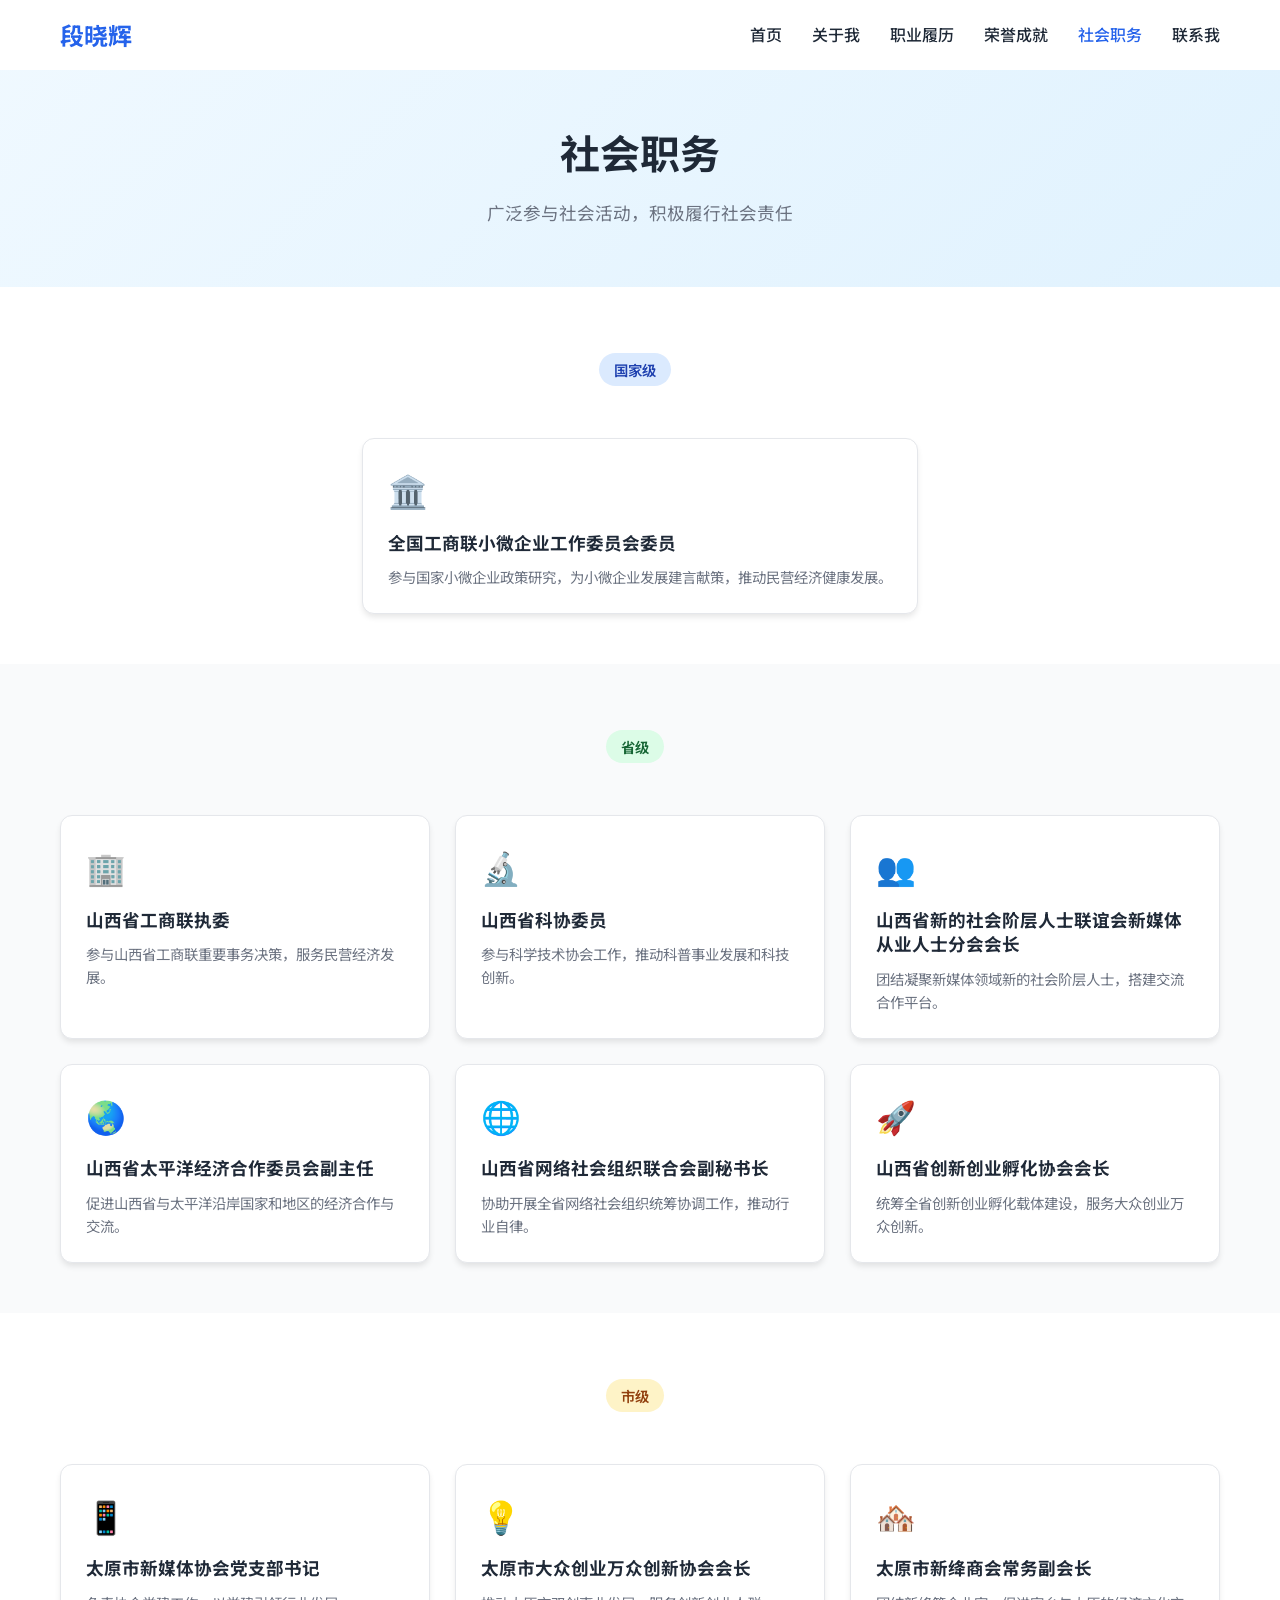
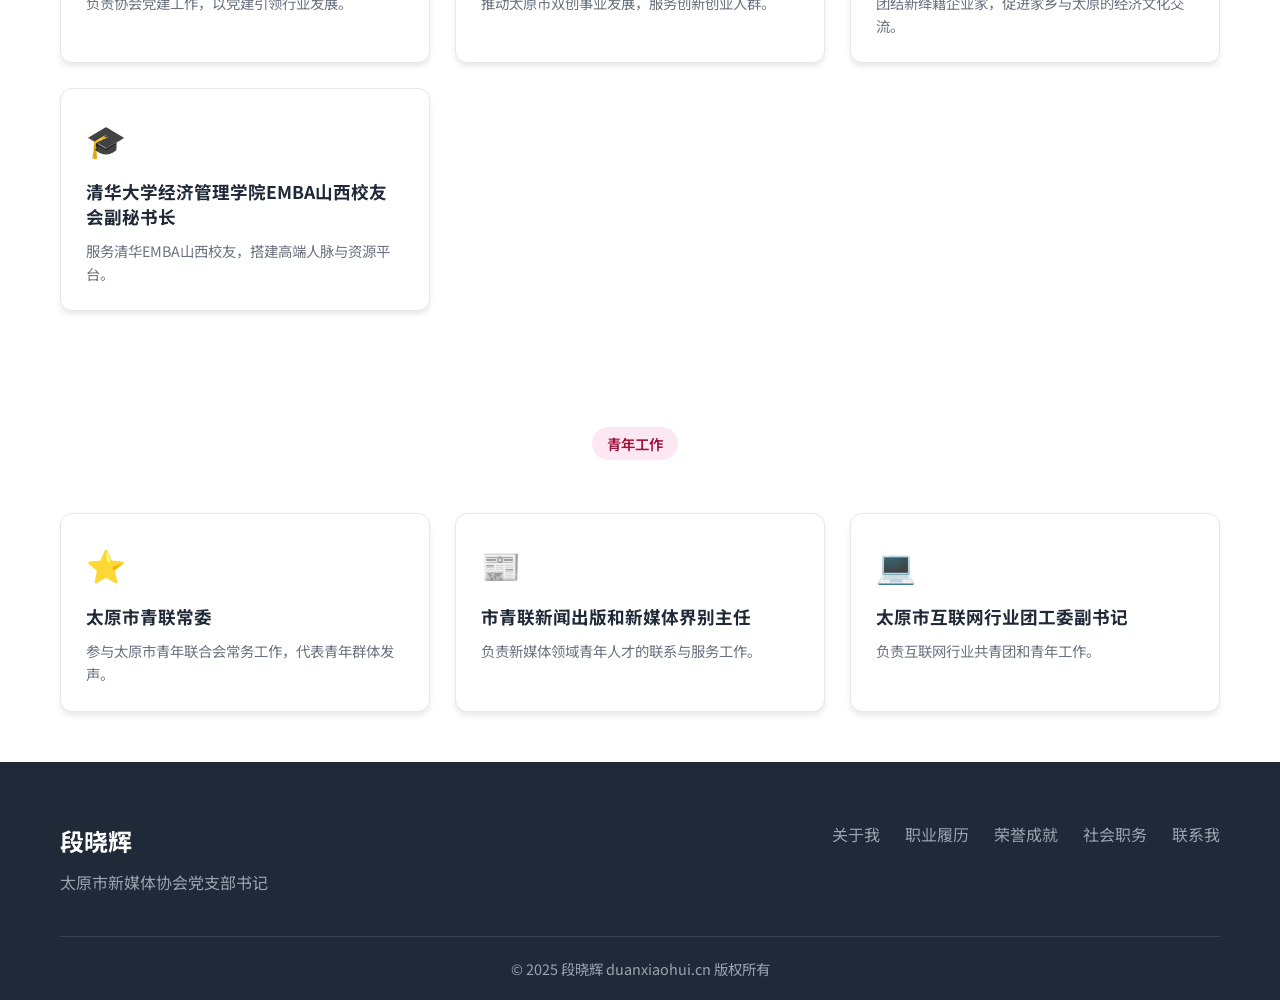
<file: organizations.html>
<!DOCTYPE html>
<html lang="zh-CN">
<head>
    <meta charset="UTF-8">
    <meta name="viewport" content="width=device-width, initial-scale=1.0">
    <title>社会职务 - 段晓辉</title>
    <link rel="stylesheet" href="css/style.css">
    <link href="https://fonts.googleapis.com/css2?family=Noto+Sans+SC:wght@300;400;500;700&display=swap" rel="stylesheet">
</head>
<body>
    <nav class="navbar">
        <div class="container">
            <a href="index.html" class="logo">段晓辉</a>
            <ul class="nav-menu">
                <li><a href="index.html">首页</a></li>
                <li><a href="about.html">关于我</a></li>
                <li><a href="career.html">职业履历</a></li>
                <li><a href="honors.html">荣誉成就</a></li>
                <li><a href="organizations.html" class="active">社会职务</a></li>
                <li><a href="contact.html">联系我</a></li>
            </ul>
            <div class="hamburger">
                <span></span>
                <span></span>
                <span></span>
            </div>
        </div>
    </nav>

    <section class="page-header orgs-header">
        <div class="container">
            <h1>社会职务</h1>
            <p>广泛参与社会活动，积极履行社会责任</p>
        </div>
    </section>

    <section class="org-level">
        <div class="container">
            <h2 class="section-title"><span class="level-badge national">国家级</span></h2>
            <div class="org-cards">
                <div class="org-card">
                    <div class="org-icon">🏛️</div>
                    <h4>全国工商联小微企业工作委员会委员</h4>
                    <p>参与国家小微企业政策研究，为小微企业发展建言献策，推动民营经济健康发展。</p>
                </div>
            </div>
        </div>
    </section>

    <section class="org-level provincial">
        <div class="container">
            <h2 class="section-title"><span class="level-badge provincial">省级</span></h2>
            <div class="org-grid">
                <div class="org-card">
                    <div class="org-icon">🏢</div>
                    <h4>山西省工商联执委</h4>
                    <p>参与山西省工商联重要事务决策，服务民营经济发展。</p>
                </div>
                <div class="org-card">
                    <div class="org-icon">🔬</div>
                    <h4>山西省科协委员</h4>
                    <p>参与科学技术协会工作，推动科普事业发展和科技创新。</p>
                </div>
                <div class="org-card">
                    <div class="org-icon">👥</div>
                    <h4>山西省新的社会阶层人士联谊会新媒体从业人士分会会长</h4>
                    <p>团结凝聚新媒体领域新的社会阶层人士，搭建交流合作平台。</p>
                </div>
                <div class="org-card">
                    <div class="org-icon">🌏</div>
                    <h4>山西省太平洋经济合作委员会副主任</h4>
                    <p>促进山西省与太平洋沿岸国家和地区的经济合作与交流。</p>
                </div>
                <div class="org-card">
                    <div class="org-icon">🌐</div>
                    <h4>山西省网络社会组织联合会副秘书长</h4>
                    <p>协助开展全省网络社会组织统筹协调工作，推动行业自律。</p>
                </div>
                <div class="org-card">
                    <div class="org-icon">🚀</div>
                    <h4>山西省创新创业孵化协会会长</h4>
                    <p>统筹全省创新创业孵化载体建设，服务大众创业万众创新。</p>
                </div>
            </div>
        </div>
    </section>

    <section class="org-level city">
        <div class="container">
            <h2 class="section-title"><span class="level-badge city">市级</span></h2>
            <div class="org-grid">
                <div class="org-card">
                    <div class="org-icon">📱</div>
                    <h4>太原市新媒体协会党支部书记</h4>
                    <p>负责协会党建工作，以党建引领行业发展。</p>
                </div>
                <div class="org-card">
                    <div class="org-icon">💡</div>
                    <h4>太原市大众创业万众创新协会会长</h4>
                    <p>推动太原市双创事业发展，服务创新创业人群。</p>
                </div>
                <div class="org-card">
                    <div class="org-icon">🏘️</div>
                    <h4>太原市新绛商会常务副会长</h4>
                    <p>团结新绛籍企业家，促进家乡与太原的经济文化交流。</p>
                </div>
                <div class="org-card">
                    <div class="org-icon">🎓</div>
                    <h4>清华大学经济管理学院EMBA山西校友会副秘书长</h4>
                    <p>服务清华EMBA山西校友，搭建高端人脉与资源平台。</p>
                </div>
            </div>
        </div>
    </section>

    <section class="org-level youth">
        <div class="container">
            <h2 class="section-title"><span class="level-badge youth">青年工作</span></h2>
            <div class="org-grid three-col">
                <div class="org-card">
                    <div class="org-icon">⭐</div>
                    <h4>太原市青联常委</h4>
                    <p>参与太原市青年联合会常务工作，代表青年群体发声。</p>
                </div>
                <div class="org-card">
                    <div class="org-icon">📰</div>
                    <h4>市青联新闻出版和新媒体界别主任</h4>
                    <p>负责新媒体领域青年人才的联系与服务工作。</p>
                </div>
                <div class="org-card">
                    <div class="org-icon">💻</div>
                    <h4>太原市互联网行业团工委副书记</h4>
                    <p>负责互联网行业共青团和青年工作。</p>
                </div>
            </div>
        </div>
    </section>

    <footer class="footer">
        <div class="container">
            <div class="footer-content">
                <div class="footer-info">
                    <h3>段晓辉</h3>
                    <p>太原市新媒体协会党支部书记</p>
                </div>
                <div class="footer-links">
                    <a href="about.html">关于我</a>
                    <a href="career.html">职业履历</a>
                    <a href="honors.html">荣誉成就</a>
                    <a href="organizations.html">社会职务</a>
                    <a href="contact.html">联系我</a>
                </div>
            </div>
            <div class="footer-bottom">
                <p>&copy; 2025 段晓辉 duanxiaohui.cn 版权所有</p>
            </div>
        </div>
    </footer>

    <script src="js/main.js"></script>
</body>
</html>
</file>
<file: css/style.css>
/* CSS Variables */
:root {
    --primary-color: #2563eb;
    --secondary-color: #1e40af;
    --accent-color: #f59e0b;
    --text-dark: #1f2937;
    --text-light: #6b7280;
    --bg-light: #f9fafb;
    --bg-white: #ffffff;
    --border-color: #e5e7eb;
    --shadow: 0 4px 6px -1px rgba(0, 0, 0, 0.1);
    --shadow-lg: 0 10px 15px -3px rgba(0, 0, 0, 0.1);
}

/* Reset & Base */
* {
    margin: 0;
    padding: 0;
    box-sizing: border-box;
}

body {
    font-family: 'Noto Sans SC', -apple-system, BlinkMacSystemFont, 'Segoe UI', sans-serif;
    line-height: 1.6;
    color: var(--text-dark);
    background-color: var(--bg-white);
}

.container {
    max-width: 1200px;
    margin: 0 auto;
    padding: 0 20px;
}

a {
    text-decoration: none;
    color: inherit;
}

ul {
    list-style: none;
}

/* Navigation */
.navbar {
    background: var(--bg-white);
    box-shadow: var(--shadow);
    position: fixed;
    top: 0;
    left: 0;
    right: 0;
    z-index: 1000;
}

.navbar .container {
    display: flex;
    justify-content: space-between;
    align-items: center;
    height: 70px;
}

.logo {
    font-size: 1.5rem;
    font-weight: 700;
    color: var(--primary-color);
}

.nav-menu {
    display: flex;
    gap: 30px;
}

.nav-menu a {
    font-weight: 500;
    color: var(--text-dark);
    transition: color 0.3s;
}

.nav-menu a:hover,
.nav-menu a.active {
    color: var(--primary-color);
}

.hamburger {
    display: none;
    flex-direction: column;
    gap: 5px;
    cursor: pointer;
}

.hamburger span {
    width: 25px;
    height: 3px;
    background: var(--text-dark);
    transition: 0.3s;
}

/* Hero Section */
.hero {
    padding: 150px 0 100px;
    background: linear-gradient(135deg, #f0f9ff 0%, #e0f2fe 100%);
    min-height: 80vh;
    display: flex;
    align-items: center;
}

.hero-content {
    display: grid;
    grid-template-columns: 1fr 1fr;
    gap: 60px;
    align-items: center;
    max-width: 1200px;
    margin: 0 auto;
    padding: 0 20px;
}

.hero-text {
    text-align: center;
}

.hero-text .subtitle {
    color: var(--primary-color);
    font-weight: 600;
    font-size: 1.1rem;
    margin-bottom: 10px;
}

.hero-text h1 {
    font-size: 3.5rem;
    font-weight: 800;
    margin-bottom: 20px;
    color: var(--text-dark);
}

.hero-text .description {
    font-size: 1.2rem;
    color: var(--text-light);
    margin-bottom: 30px;
    line-height: 1.8;
}

.hero-buttons {
    display: flex;
    gap: 15px;
    justify-content: center;
}

.hero-image {
    display: flex;
    justify-content: center;
}

.profile-placeholder {
    width: 300px;
    height: 350px;
    background: linear-gradient(135deg, #e0e7ff 0%, #c7d2fe 100%);
    border-radius: 20px;
    display: flex;
    flex-direction: column;
    align-items: center;
    justify-content: center;
    box-shadow: var(--shadow-lg);
}

.profile-placeholder.large {
    width: 350px;
    height: 400px;
}

.profile-placeholder span {
    font-size: 4rem;
    margin-bottom: 10px;
}

.profile-placeholder p {
    color: var(--text-light);
    font-size: 1rem;
}

/* Buttons */
.btn {
    display: inline-block;
    padding: 12px 30px;
    border-radius: 8px;
    font-weight: 600;
    transition: all 0.3s;
    cursor: pointer;
    border: none;
}

.btn-primary {
    background: var(--primary-color);
    color: white;
}

.btn-primary:hover {
    background: var(--secondary-color);
    transform: translateY(-2px);
}

.btn-secondary {
    background: white;
    color: var(--primary-color);
    border: 2px solid var(--primary-color);
}

.btn-secondary:hover {
    background: var(--primary-color);
    color: white;
}

.btn-large {
    padding: 15px 40px;
    font-size: 1.1rem;
}

/* Section Styles */
.section-title {
    font-size: 2rem;
    font-weight: 700;
    text-align: center;
    margin-bottom: 50px;
    color: var(--text-dark);
}

/* Intro Cards */
.intro-cards {
    padding: 80px 0;
    background: var(--bg-white);
}

.cards-grid {
    display: grid;
    grid-template-columns: repeat(3, 1fr);
    gap: 30px;
}

.card {
    background: var(--bg-white);
    padding: 30px;
    border-radius: 15px;
    box-shadow: var(--shadow);
    transition: all 0.3s;
    border: 1px solid var(--border-color);
}

.card:hover {
    transform: translateY(-5px);
    box-shadow: var(--shadow-lg);
}

.card-icon {
    font-size: 3rem;
    margin-bottom: 20px;
}

.card h3 {
    font-size: 1.3rem;
    margin-bottom: 15px;
    color: var(--text-dark);
}

.card p {
    color: var(--text-light);
    margin-bottom: 20px;
    line-height: 1.7;
}

.card-link {
    color: var(--primary-color);
    font-weight: 600;
}

.card-link:hover {
    text-decoration: underline;
}

/* News Section */
.news-section {
    padding: 80px 0;
    background: var(--bg-light);
}

.news-grid {
    display: grid;
    grid-template-columns: repeat(3, 1fr);
    gap: 30px;
}

.news-item {
    background: var(--bg-white);
    padding: 25px;
    border-radius: 12px;
    box-shadow: var(--shadow);
}

.news-date {
    color: var(--primary-color);
    font-weight: 600;
    font-size: 0.9rem;
    margin-bottom: 10px;
}

.news-item h4 {
    font-size: 1.1rem;
    margin-bottom: 10px;
    color: var(--text-dark);
}

.news-item p {
    color: var(--text-light);
    font-size: 0.95rem;
    line-height: 1.6;
}

/* Page Header */
.page-header {
    padding: 120px 0 60px;
    background: linear-gradient(135deg, #f0f9ff 0%, #e0f2fe 100%);
    text-align: center;
}

.page-header h1 {
    font-size: 2.5rem;
    font-weight: 700;
    margin-bottom: 15px;
}

.page-header p {
    font-size: 1.1rem;
    color: var(--text-light);
}

/* About Section */
.about-section {
    padding: 80px 0;
}

.about-grid {
    display: grid;
    grid-template-columns: 1fr 2fr;
    gap: 60px;
    align-items: start;
}

.about-content h2 {
    font-size: 2.2rem;
    margin-bottom: 5px;
}

.about-content .subtitle {
    color: var(--primary-color);
    font-weight: 600;
    margin-bottom: 25px;
}

.info-list {
    margin-bottom: 25px;
}

.info-item {
    display: flex;
    padding: 10px 0;
    border-bottom: 1px solid var(--border-color);
}

.info-item .label {
    font-weight: 600;
    min-width: 120px;
    color: var(--text-dark);
}

.info-item .value {
    color: var(--text-light);
}

.about-text p {
    color: var(--text-light);
    line-height: 1.8;
    margin-bottom: 15px;
}

/* Timeline */
.timeline-section {
    padding: 80px 0;
    background: var(--bg-light);
}

.timeline {
    position: relative;
    max-width: 800px;
    margin: 0 auto;
}

.timeline::before {
    content: '';
    position: absolute;
    left: 50%;
    transform: translateX(-50%);
    width: 3px;
    height: 100%;
    background: var(--primary-color);
}

.timeline-item {
    display: flex;
    justify-content: flex-end;
    padding-right: 50%;
    position: relative;
    margin-bottom: 40px;
}

.timeline-item::after {
    content: '';
    position: absolute;
    left: 50%;
    top: 0;
    width: 15px;
    height: 15px;
    background: var(--primary-color);
    border-radius: 50%;
    transform: translateX(-50%);
}

.timeline-year {
    position: absolute;
    left: 50%;
    transform: translateX(-50%);
    background: var(--primary-color);
    color: white;
    padding: 5px 15px;
    border-radius: 20px;
    font-weight: 600;
    font-size: 0.9rem;
    top: -10px;
}

.timeline-content {
    background: var(--bg-white);
    padding: 20px;
    border-radius: 10px;
    box-shadow: var(--shadow);
    width: 90%;
    margin-right: 20px;
}

.timeline-content h4 {
    margin-bottom: 10px;
    color: var(--text-dark);
}

.timeline-content p {
    color: var(--text-light);
    font-size: 0.95rem;
}

/* Career Page */
.current-position {
    padding: 60px 0;
}

.position-cards {
    display: grid;
    grid-template-columns: repeat(2, 1fr);
    gap: 30px;
}

.position-card {
    background: var(--bg-white);
    padding: 30px;
    border-radius: 15px;
    box-shadow: var(--shadow);
    border: 1px solid var(--border-color);
}

.position-card.main {
    border-left: 4px solid var(--primary-color);
}

.position-icon {
    font-size: 2.5rem;
    margin-bottom: 15px;
}

.position-card h3 {
    font-size: 1.3rem;
    margin-bottom: 10px;
}

.position-time,
.position-role {
    color: var(--primary-color);
    font-weight: 600;
    margin-bottom: 10px;
}

.position-desc {
    color: var(--text-light);
    line-height: 1.7;
}

/* Career Timeline */
.association-history {
    padding: 60px 0;
    background: var(--bg-light);
}

.career-timeline {
    max-width: 800px;
    margin: 0 auto;
}

.career-item {
    display: flex;
    gap: 25px;
    margin-bottom: 30px;
    background: var(--bg-white);
    padding: 20px;
    border-radius: 10px;
    box-shadow: var(--shadow);
}

.career-period {
    min-width: 150px;
    color: var(--primary-color);
    font-weight: 600;
    font-size: 0.9rem;
}

.career-content h4 {
    margin-bottom: 8px;
}

.career-content p {
    color: var(--text-light);
    font-size: 0.95rem;
}

/* Enterprise */
.enterprise-section {
    padding: 60px 0;
}

.enterprise-list {
    display: grid;
    gap: 25px;
}

.enterprise-item {
    display: flex;
    gap: 20px;
    background: var(--bg-white);
    padding: 25px;
    border-radius: 12px;
    box-shadow: var(--shadow);
    border: 1px solid var(--border-color);
}

.enterprise-logo {
    font-size: 2.5rem;
}

.enterprise-info h4 {
    margin-bottom: 8px;
}

.enterprise-role {
    color: var(--primary-color);
    font-weight: 600;
    margin-bottom: 10px;
}

.enterprise-desc {
    color: var(--text-light);
    line-height: 1.6;
}

/* Youth League */
.youth-league {
    padding: 60px 0;
    background: var(--bg-light);
}

.league-cards {
    display: grid;
    grid-template-columns: repeat(3, 1fr);
    gap: 25px;
}

.league-card {
    background: var(--bg-white);
    padding: 25px;
    border-radius: 12px;
    text-align: center;
    box-shadow: var(--shadow);
}

.league-icon {
    font-size: 2.5rem;
    margin-bottom: 15px;
}

.league-card h4 {
    margin-bottom: 10px;
    font-size: 1.1rem;
}

.league-card p {
    color: var(--text-light);
    font-size: 0.95rem;
}

/* Honors Page */
.major-honors {
    padding: 60px 0;
}

.honors-grid {
    display: grid;
    grid-template-columns: repeat(3, 1fr);
    gap: 30px;
}

.honor-card {
    background: var(--bg-white);
    padding: 30px;
    border-radius: 15px;
    box-shadow: var(--shadow);
    text-align: center;
    border: 1px solid var(--border-color);
}

.honor-card.featured {
    border-left: 4px solid var(--accent-color);
}

.honor-badge {
    font-size: 3rem;
    margin-bottom: 15px;
}

.honor-card h3 {
    font-size: 1.2rem;
    margin-bottom: 10px;
}

.honor-year {
    color: var(--primary-color);
    font-weight: 600;
    margin-bottom: 5px;
}

.honor-org {
    color: var(--text-light);
    font-size: 0.9rem;
    margin-bottom: 15px;
}

.honor-desc {
    color: var(--text-light);
    font-size: 0.95rem;
    line-height: 1.6;
}

/* Honor Titles */
.honor-titles {
    padding: 60px 0;
    background: var(--bg-light);
}

.titles-list {
    display: grid;
    grid-template-columns: repeat(2, 1fr);
    gap: 20px;
}

.title-item {
    display: flex;
    gap: 15px;
    background: var(--bg-white);
    padding: 20px;
    border-radius: 10px;
    box-shadow: var(--shadow);
}

.title-icon {
    font-size: 2rem;
}

.title-content h4 {
    margin-bottom: 8px;
    font-size: 1rem;
}

.title-content p {
    color: var(--text-light);
    font-size: 0.9rem;
}

/* Covid Contribution */
.covid-contribution {
    padding: 60px 0;
}

.contribution-box {
    background: linear-gradient(135deg, #fef3c7 0%, #fde68a 100%);
    padding: 40px;
    border-radius: 15px;
    text-align: center;
    border-left: 4px solid var(--accent-color);
}

.contribution-icon {
    font-size: 3rem;
    margin-bottom: 15px;
}

.contribution-box h3 {
    margin-bottom: 15px;
}

.contribution-highlight {
    font-size: 1.3rem;
    font-weight: 700;
    color: var(--accent-color);
    margin-bottom: 15px;
}

.contribution-box p {
    color: var(--text-dark);
    line-height: 1.7;
}

/* Organizations Page */
.org-level {
    padding: 50px 0;
}

.org-level.provincial {
    background: var(--bg-light);
}

.org-cards {
    display: flex;
    justify-content: center;
}

.org-grid {
    display: grid;
    grid-template-columns: repeat(3, 1fr);
    gap: 25px;
}

.org-grid.three-col {
    grid-template-columns: repeat(3, 1fr);
}

.org-card {
    background: var(--bg-white);
    padding: 25px;
    border-radius: 12px;
    box-shadow: var(--shadow);
    border: 1px solid var(--border-color);
}

.org-icon {
    font-size: 2rem;
    margin-bottom: 15px;
}

.org-card h4 {
    font-size: 1.1rem;
    margin-bottom: 10px;
    line-height: 1.4;
}

.org-card p {
    color: var(--text-light);
    font-size: 0.9rem;
    line-height: 1.6;
}

.level-badge {
    display: inline-block;
    padding: 5px 15px;
    border-radius: 20px;
    font-size: 0.9rem;
    font-weight: 600;
    margin-right: 10px;
}

.level-badge.national {
    background: #dbeafe;
    color: #1e40af;
}

.level-badge.provincial {
    background: #dcfce7;
    color: #166534;
}

.level-badge.city {
    background: #fef3c7;
    color: #92400e;
}

.level-badge.youth {
    background: #fce7f3;
    color: #9f1239;
}

/* Contact Page */
.contact-section {
    padding: 60px 0;
}

.contact-grid {
    display: grid;
    grid-template-columns: 1fr 1.5fr;
    gap: 50px;
}

.contact-info h2 {
    font-size: 1.8rem;
    margin-bottom: 25px;
}

.info-cards {
    display: flex;
    flex-direction: column;
    gap: 20px;
    margin-bottom: 30px;
}

.info-card {
    display: flex;
    gap: 15px;
    background: var(--bg-light);
    padding: 20px;
    border-radius: 10px;
}

.info-icon {
    font-size: 2rem;
}

.info-content h4 {
    margin-bottom: 5px;
    font-size: 1rem;
}

.info-content p {
    color: var(--text-dark);
    font-size: 0.95rem;
}

.info-content .sub-info {
    color: var(--text-light);
    font-size: 0.85rem;
    margin-top: 3px;
}

.social-links h3 {
    font-size: 1.2rem;
    margin-bottom: 15px;
}

.social-icons {
    display: flex;
    gap: 15px;
}

.social-icon {
    display: flex;
    flex-direction: column;
    align-items: center;
    padding: 15px 25px;
    background: var(--bg-light);
    border-radius: 10px;
    transition: all 0.3s;
}

.social-icon:hover {
    background: var(--primary-color);
    color: white;
}

.social-icon span {
    font-size: 1.5rem;
    margin-bottom: 5px;
}

.social-icon p {
    font-size: 0.85rem;
}

/* Contact Form */
.contact-form-wrapper h2 {
    font-size: 1.8rem;
    margin-bottom: 25px;
}

.form-group {
    margin-bottom: 20px;
}

.form-group label {
    display: block;
    margin-bottom: 8px;
    font-weight: 600;
    color: var(--text-dark);
}

.form-group input,
.form-group select,
.form-group textarea {
    width: 100%;
    padding: 12px 15px;
    border: 1px solid var(--border-color);
    border-radius: 8px;
    font-size: 1rem;
    font-family: inherit;
    transition: border-color 0.3s;
}

.form-group input:focus,
.form-group select:focus,
.form-group textarea:focus {
    outline: none;
    border-color: var(--primary-color);
}

/* Cooperation Section */
.cooperation-section {
    padding: 60px 0;
    background: var(--bg-light);
}

.cooperation-grid {
    display: grid;
    grid-template-columns: repeat(4, 1fr);
    gap: 25px;
}

.coop-card {
    background: var(--bg-white);
    padding: 25px;
    border-radius: 12px;
    text-align: center;
    box-shadow: var(--shadow);
}

.coop-icon {
    font-size: 2.5rem;
    margin-bottom: 15px;
}

.coop-card h4 {
    margin-bottom: 10px;
    font-size: 1.1rem;
}

.coop-card p {
    color: var(--text-light);
    font-size: 0.9rem;
}

/* Location Section */
.location-section {
    padding: 60px 0;
}

.location-info {
    display: flex;
    justify-content: center;
}

.location-card {
    background: var(--bg-light);
    padding: 40px;
    border-radius: 15px;
    text-align: center;
    max-width: 400px;
}

.location-icon {
    font-size: 3rem;
    margin-bottom: 15px;
}

.location-card h4 {
    font-size: 1.5rem;
    margin-bottom: 10px;
}

.location-card p {
    color: var(--text-light);
}

/* Footer */
.footer {
    background: var(--text-dark);
    color: white;
    padding: 60px 0 20px;
}

.footer-content {
    display: flex;
    justify-content: space-between;
    align-items: start;
    margin-bottom: 40px;
}

.footer-info h3 {
    font-size: 1.5rem;
    margin-bottom: 10px;
}

.footer-info p {
    color: #9ca3af;
}

.footer-links {
    display: flex;
    gap: 25px;
}

.footer-links a {
    color: #9ca3af;
    transition: color 0.3s;
}

.footer-links a:hover {
    color: white;
}

.footer-bottom {
    text-align: center;
    padding-top: 20px;
    border-top: 1px solid #374151;
}

.footer-bottom p {
    color: #9ca3af;
    font-size: 0.9rem;
}

/* Responsive */
@media (max-width: 1024px) {
    .hero-content {
        grid-template-columns: 1fr;
        text-align: center;
    }

    .hero-buttons {
        justify-content: center;
    }

    .cards-grid,
    .news-grid,
    .honors-grid {
        grid-template-columns: repeat(2, 1fr);
    }

    .about-grid {
        grid-template-columns: 1fr;
    }

    .contact-grid {
        grid-template-columns: 1fr;
    }

    .cooperation-grid {
        grid-template-columns: repeat(2, 1fr);
    }

    .org-grid,
    .league-cards {
        grid-template-columns: repeat(2, 1fr);
    }
}

@media (max-width: 768px) {
    .navbar .container {
        flex-wrap: wrap;
    }

    .nav-menu {
        display: none;
        width: 100%;
        flex-direction: column;
        gap: 15px;
        padding: 20px 0;
    }

    .nav-menu.active {
        display: flex;
    }

    .hamburger {
        display: flex;
    }

    .hero-text h1 {
        font-size: 2.5rem;
    }

    .cards-grid,
    .news-grid,
    .honors-grid,
    .org-grid,
    .league-cards,
    .cooperation-grid,
    .position-cards {
        grid-template-columns: 1fr;
    }

    .timeline::before {
        left: 20px;
    }

    .timeline-item {
        padding-right: 0;
        padding-left: 50px;
        justify-content: flex-start;
    }

    .timeline-item::after {
        left: 20px;
    }

    .timeline-year {
        left: 20px;
        top: auto;
        bottom: -30px;
        transform: translateX(-50%);
    }

    .timeline-content {
        width: 100%;
        margin-right: 0;
    }

    .footer-content {
        flex-direction: column;
        gap: 30px;
    }

    .footer-links {
        flex-wrap: wrap;
    }

    .titles-list {
        grid-template-columns: 1fr;
    }

    .career-item {
        flex-direction: column;
        gap: 10px;
    }

    .career-period {
        min-width: auto;
    }
}
</file>
